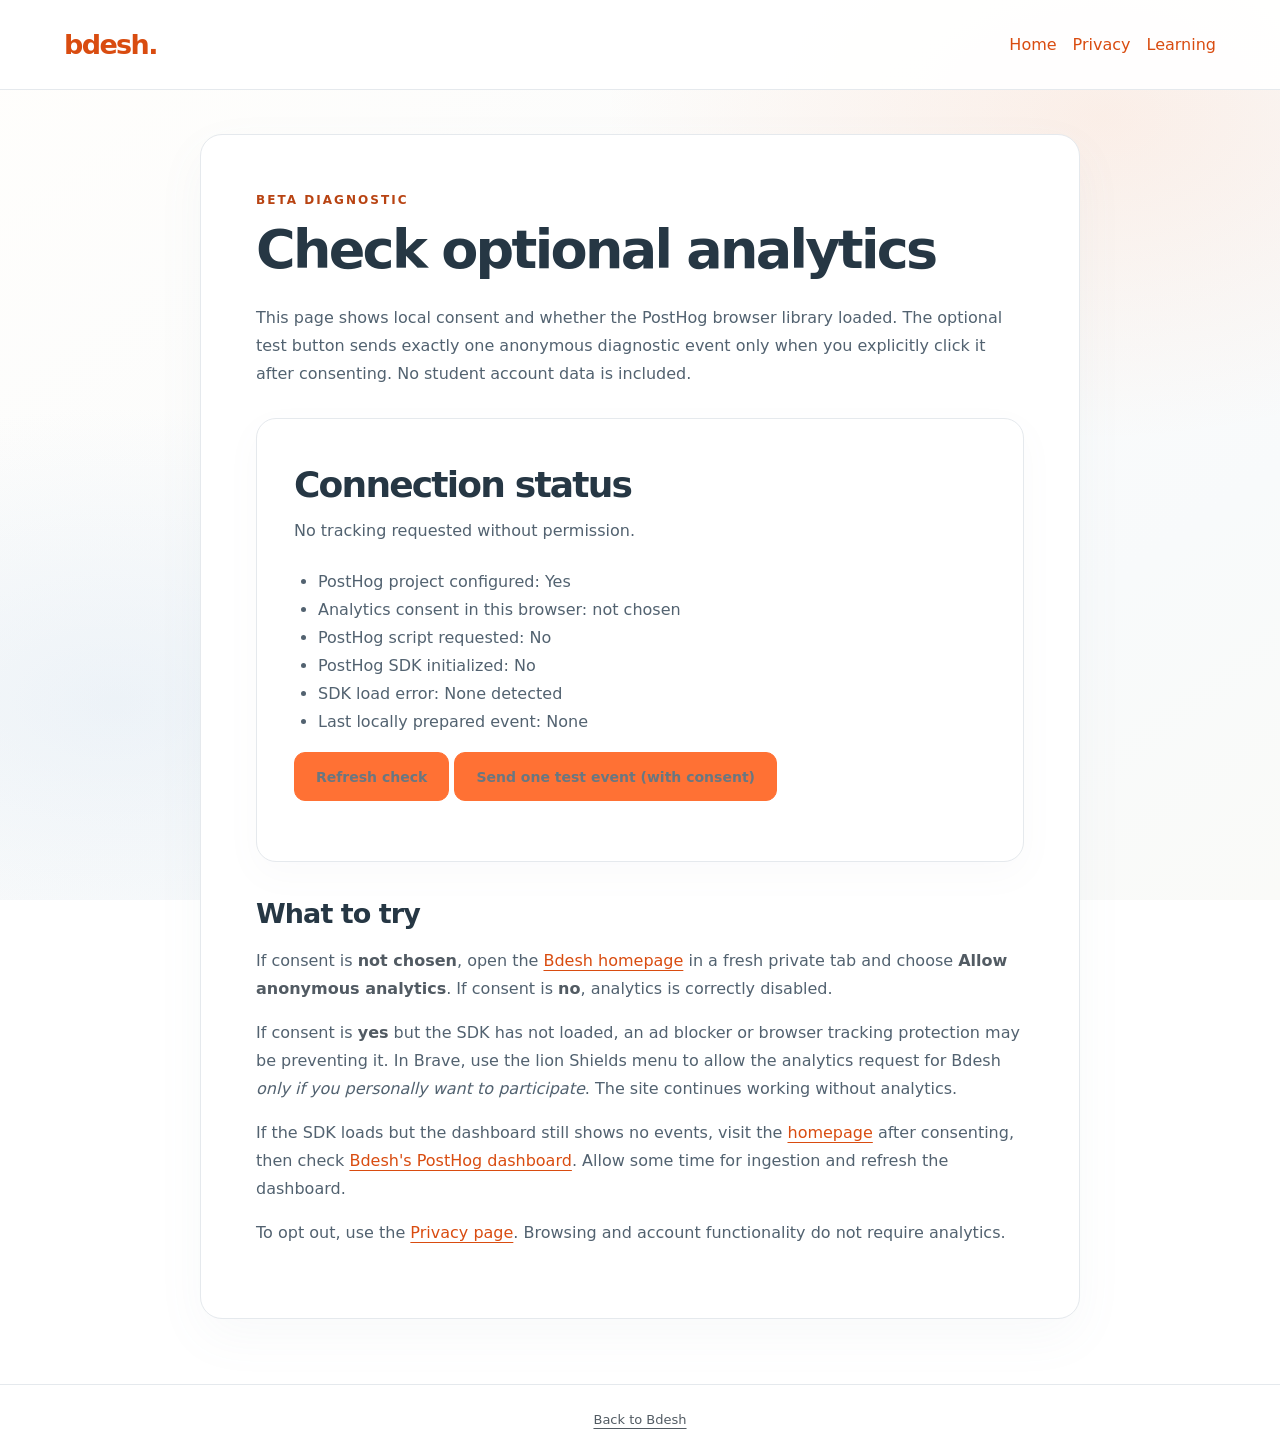
<file: analytics-check.html>
<!doctype html><html lang="en"><head><meta charset="utf-8"><meta name="viewport" content="width=device-width,initial-scale=1"><meta name="robots" content="noindex,nofollow"><title>Analytics connection check · Bdesh</title><link rel="stylesheet" href="/legal.css?v=7"><link rel="stylesheet" href="/cream-theme.css?v=10"><link rel="stylesheet" href="/layout-polish.css?v=10"></head><body><header><a class="brand" href="/">bdesh.</a><nav><a href="/">Home</a><a href="/privacy.html">Privacy</a><a href="/learn.html">Learning</a></nav></header><main><div class="eyebrow">BETA DIAGNOSTIC</div><h1>Check optional analytics</h1><p>This page shows local consent and whether the PostHog browser library loaded. The optional test button sends exactly one anonymous diagnostic event only when you explicitly click it after consenting. No student account data is included.</p><section class="feedback-panel"><h2>Connection status</h2><p id="analytics-diagnostic-status" role="status" aria-live="polite">Checking…</p><ul id="analytics-diagnostic-list"></ul><button type="button" class="action" id="analytics-diagnostic-refresh">Refresh check</button> <button type="button" class="action" id="analytics-diagnostic-ping">Send one test event (with consent)</button><p id="analytics-test-result" role="status" aria-live="polite"></p></section><h2>What to try</h2><p>If consent is <strong>not chosen</strong>, open the <a href="/">Bdesh homepage</a> in a fresh private tab and choose <strong>Allow anonymous analytics</strong>. If consent is <strong>no</strong>, analytics is correctly disabled.</p><p>If consent is <strong>yes</strong> but the SDK has not loaded, an ad blocker or browser tracking protection may be preventing it. In Brave, use the lion Shields menu to allow the analytics request for Bdesh <em>only if you personally want to participate</em>. The site continues working without analytics.</p><p>If the SDK loads but the dashboard still shows no events, visit the <a href="/">homepage</a> after consenting, then check <a href="https://us.posthog.com/project/705719/dashboard/2299279" target="_blank" rel="noopener noreferrer">Bdesh's PostHog dashboard</a>. Allow some time for ingestion and refresh the dashboard.</p><p>To opt out, use the <a href="/privacy.html">Privacy page</a>. Browsing and account functionality do not require analytics.</p></main><footer><a href="/">Back to Bdesh</a></footer><script src="/analytics-config.js?v=2" defer></script><script src="/analytics.js?v=3" defer></script><script defer>document.addEventListener('DOMContentLoaded',()=>{const status=document.getElementById('analytics-diagnostic-status'),list=document.getElementById('analytics-diagnostic-list');function refresh(){const info=window.bdeshAnalyticsDiagnostics?.();list.replaceChildren();if(!info){status.textContent='Diagnostic code could not load. Refresh the page.';return}const entries=[['PostHog project configured',info.configured?'Yes':'No'],['Analytics consent in this browser',info.consent],['PostHog script requested',info.sdkRequested?'Yes':'No'],['PostHog SDK initialized',info.sdkLoaded?'Yes':'No'],['SDK load error',info.sdkError||'None detected'],['Last locally prepared event',info.lastCapture||'None']];for(const [key,value] of entries){const li=document.createElement('li');li.textContent=key+': '+value;list.append(li)}status.textContent=info.sdkError?'SDK loading failed or was blocked. See instructions below.':info.consent!=='yes'?'No tracking requested without permission.':info.sdkLoaded?'SDK loaded; check the PostHog event dashboard.':'SDK not loaded yet. Retry after a moment or check browser protection.'}document.getElementById('analytics-diagnostic-refresh').addEventListener('click',refresh);
 document.getElementById('analytics-diagnostic-ping').addEventListener('click',()=>{
  const result=window.bdeshAnalyticsTestEvent?.()||{ok:false,reason:'Diagnostic function unavailable'};
  document.getElementById('analytics-test-result').textContent=result.reason;
  refresh();
 });
 refresh()})</script></body></html>
</file>
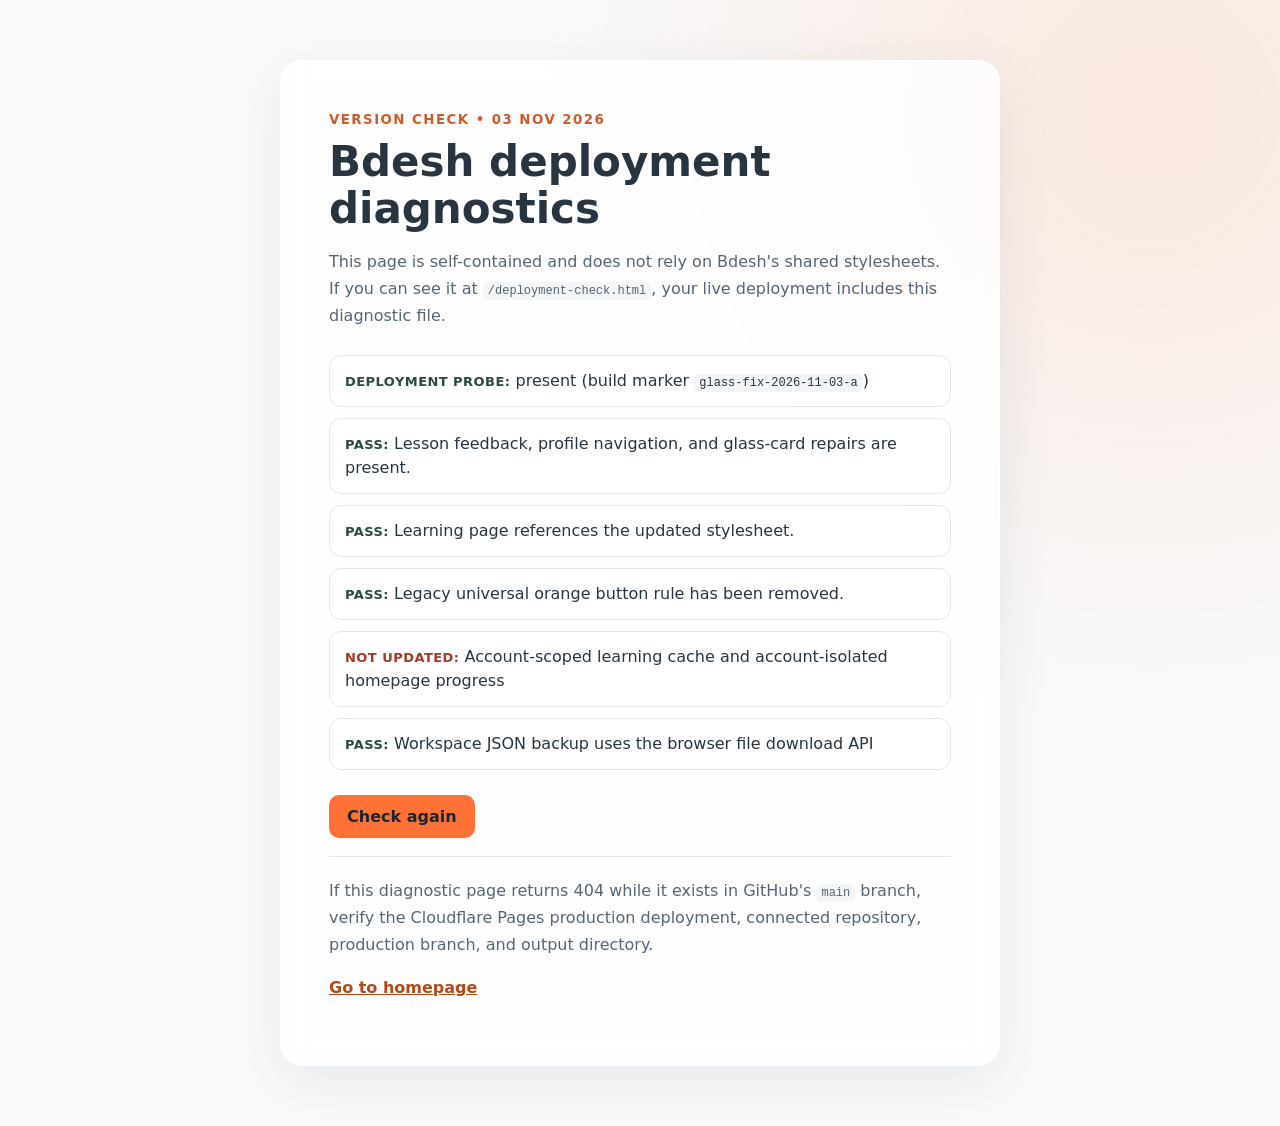
<file: deployment-check.html>
<!doctype html>
<html lang="en">
<head><meta charset="utf-8"><meta name="viewport" content="width=device-width, initial-scale=1">
<title>Bdesh deployment check</title>
<style>
:root{font-family:system-ui,-apple-system,Segoe UI,Arial,sans-serif;color:#283541;background:#f9fafb}
*{box-sizing:border-box}body{margin:0;min-height:100vh;background:radial-gradient(circle at 90% 10%,rgba(255,124,60,.14),transparent 40%),#f9fafb;padding:clamp(20px,5vw,60px)}
main{max-width:720px;margin:auto;background:rgba(255,255,255,.82);border:1px solid #fff;border-radius:22px;padding:clamp(22px,5vw,48px);box-shadow:0 16px 55px rgba(30,55,75,.09);backdrop-filter:blur(14px)}
small{color:#d05a2b;letter-spacing:.11em;font-weight:750;text-transform:uppercase}h1{margin:10px 0 12px;font-size:clamp(28px,5vw,42px);line-height:1.12}p{color:#566575;line-height:1.7}ul{list-style:none;margin:25px 0;padding:0;display:grid;gap:11px}li{padding:13px 15px;border:1px solid #e0e6ea;border-radius:12px;background:rgba(255,255,255,.8);line-height:1.5}b{font-size:13px;text-transform:uppercase;letter-spacing:.035em;color:#284c3d}.fail b{color:#a13b27}.pending b{color:#637180}code{font-size:12px;background:#f3f5f6;border-radius:5px;padding:2px 5px;overflow-wrap:anywhere}.hint{margin-top:18px;padding-top:20px;border-top:1px solid #e2e7eb}a{color:#b74918;font-weight:700}button{font:inherit;cursor:pointer;border:0;background:#ff7134;color:#172631;font-weight:700;padding:12px 18px;border-radius:10px}
</style></head>
<body><main>
<small>Version check • 03 Nov 2026</small><h1>Bdesh deployment diagnostics</h1>
<p>This page is self-contained and does not rely on Bdesh's shared stylesheets. If you can see it at <code>/deployment-check.html</code>, your live deployment includes this diagnostic file.</p>
<ul>
<li><b>Deployment probe:</b> present (build marker <code>glass-fix-2026-11-03-a</code>)</li>
<li id="css" class="pending"><b>CSS:</b> checking published files…</li>
<li id="html" class="pending"><b>HTML:</b> checking published pages…</li>
<li id="repair" class="pending"><b>Button reset:</b> checking published repair rules…</li>
<li id="privacy" class="pending"><b>Account isolation:</b> checking published learning and homepage scripts…</li>
<li id="export" class="pending"><b>Workspace backup:</b> checking export code…</li>
</ul>
<button id="retry" type="button">Check again</button>
<p class="hint" id="advice">If this diagnostic page returns 404 while it exists in GitHub's <code>main</code> branch, verify the Cloudflare Pages production deployment, connected repository, production branch, and output directory.</p>
<p><a href="/">Go to homepage</a></p>
</main>
<script>
const tag=(id,pass,message)=>{const el=document.getElementById(id);el.className=pass?'pass':'fail';el.innerHTML='<b>'+(pass?'PASS':'NOT UPDATED')+':</b> '+message;};
async function fetchText(path){const r=await fetch(path+(path.includes('?')?'&':'?')+'test='+Date.now(),{cache:'no-store'});if(!r.ok)throw new Error('HTTP '+r.status+' for '+path);return await r.text();}
async function check(){
for(const id of ['css','html','repair','privacy','export']){document.getElementById(id).className='pending';document.getElementById(id).textContent='Checking…';}
try{const css=await fetchText('/layout-polish.css');tag('css',css.includes('#check-feedback.check-feedback')&&css.includes('#profile-app #profile-nav button:not(.active):hover'),'Lesson feedback, profile navigation, and glass-card repairs'+(css.includes('#check-feedback.check-feedback')?' are present.':' are not in live CSS.'));}catch(e){tag('css',false,e.message);}
try{const html=await fetchText('/learn.html');tag('html',html.includes('layout-polish.css?v=10'),'Learning page '+(html.includes('layout-polish.css?v=10')?'references the updated stylesheet.':'still references an older stylesheet.'));}catch(e){tag('html',false,e.message);}
try{const css=await fetchText('/glass-repair.css');tag('repair',!css.includes('body button,\nbody [role="button"]'),'Legacy universal orange button rule '+(!css.includes('body button,\nbody [role="button"]')?'has been removed.':'is still served.'));}catch(e){tag('repair',false,e.message);}
try{
 const [learn,home]=await Promise.all([fetchText('/learn.js'),fetchText('/homepage-journey.js')]);
 tag('privacy',learn.includes('bdesh-learning-v1-user-')&&home.includes('generation!==request'),'Account-scoped learning cache and account-isolated homepage progress');
}catch(e){tag('privacy',false,e.message)}
try{
 const workspace=await fetchText('/workspace.js');
 tag('export',workspace.includes('window.URL.createObjectURL(blob)'),'Workspace JSON backup uses the browser file download API');
}catch(e){tag('export',false,e.message)}
}
document.getElementById('retry').addEventListener('click',check);check();
</script></body></html>
</file>
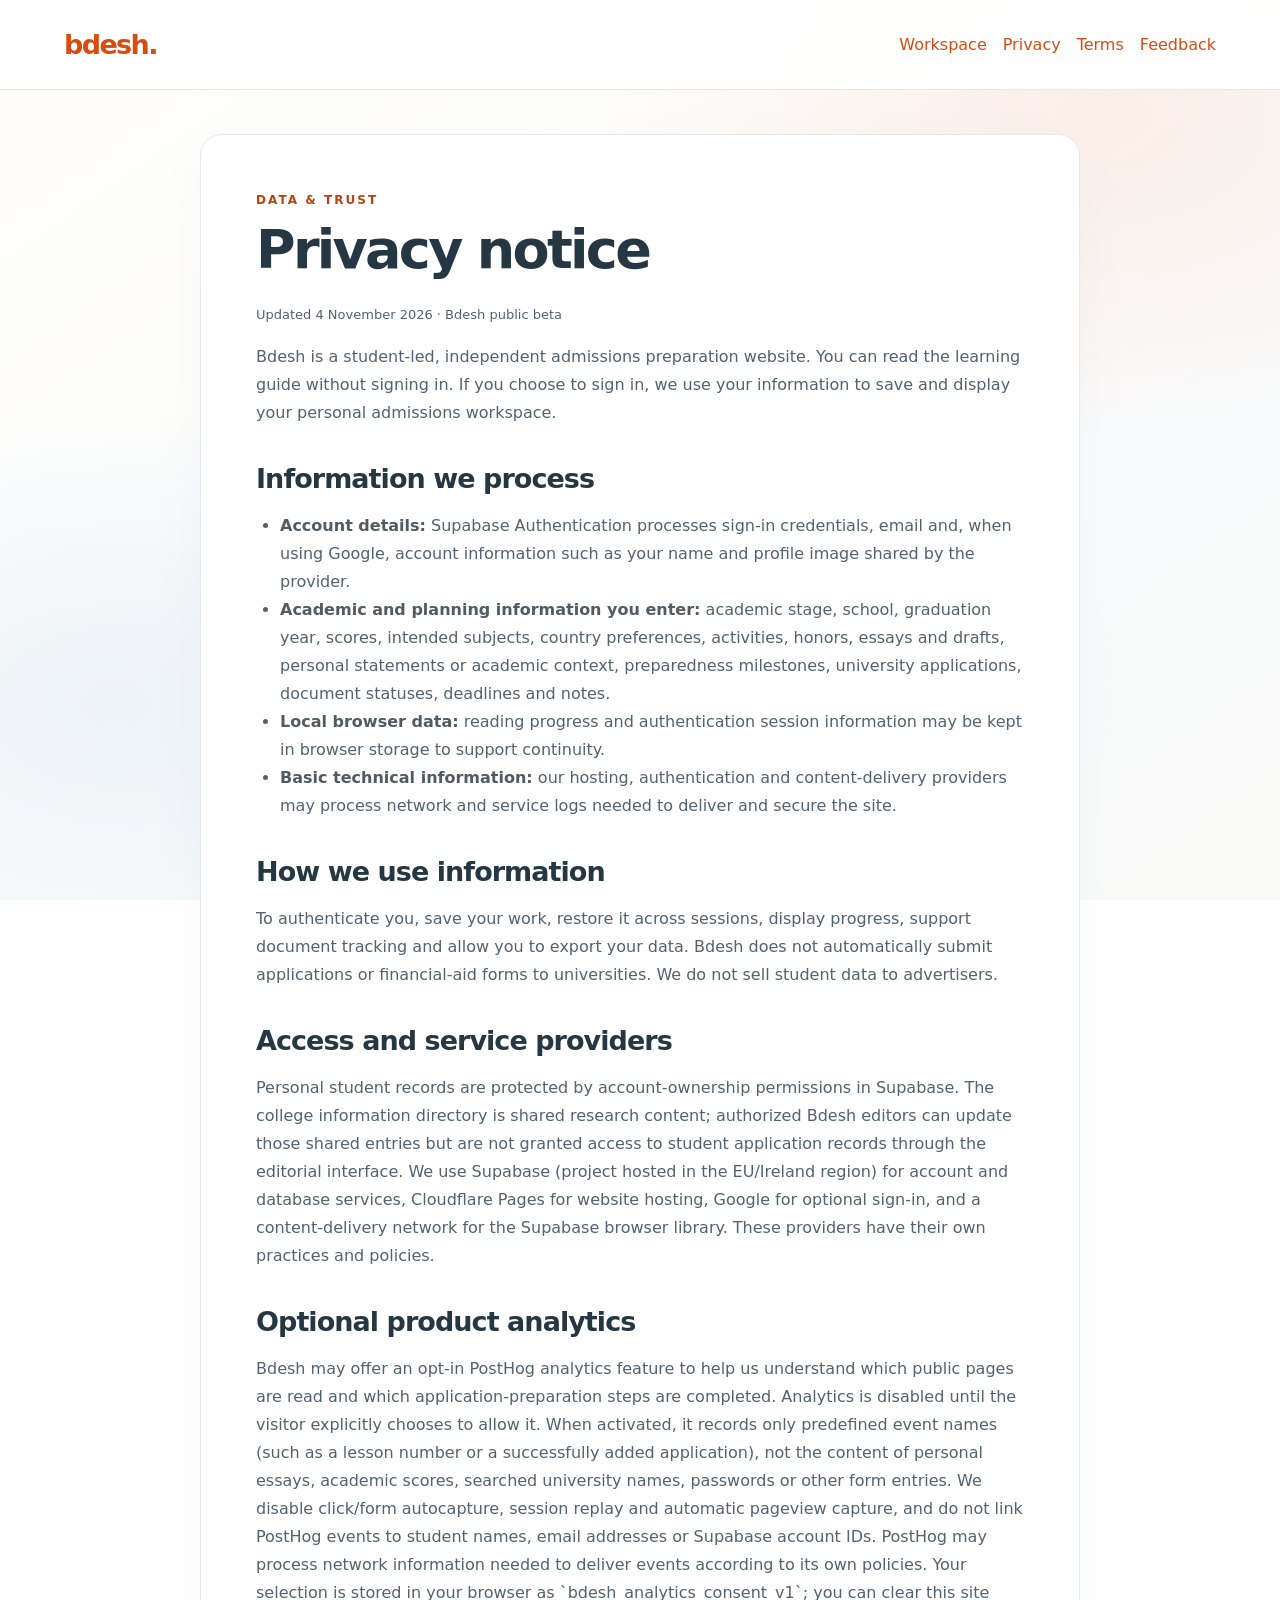
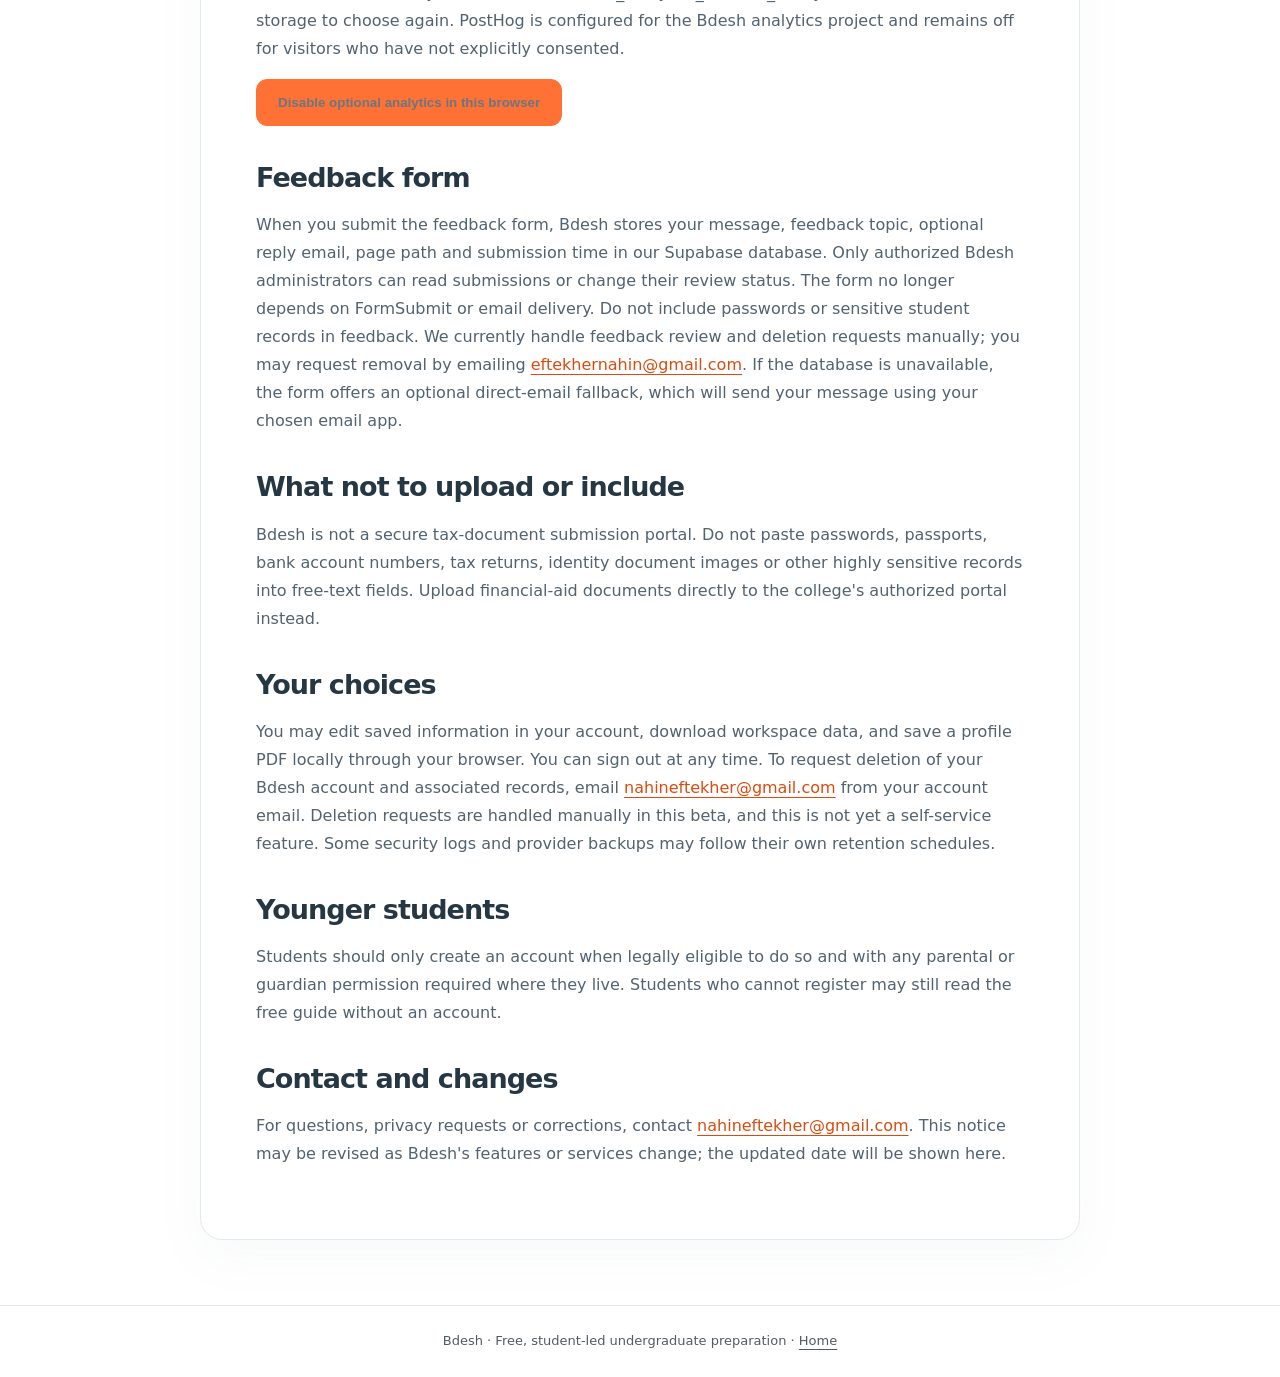
<file: privacy.html>
<!doctype html><html lang="en"><head><meta charset="utf-8"><meta name="viewport" content="width=device-width,initial-scale=1"><meta name="description" content="Bdesh Privacy notice — student-led undergraduate admissions preparation"><title>Privacy notice · Bdesh</title><link rel="stylesheet" href="/legal.css?v=7"><link rel="stylesheet" href="/cream-theme.css?v=10"><link rel="stylesheet" href="/layout-polish.css?v=10"></head><body><header><a class="brand" href="/">bdesh.</a><nav aria-label="Related pages"><a href="/workspace.html">Workspace</a><a href="/privacy.html">Privacy</a><a href="/terms.html">Terms</a><a href="/feedback.html">Feedback</a></nav></header><main><div class="eyebrow">DATA & TRUST</div><h1>Privacy notice</h1><p class="fine">Updated 4 November 2026 · Bdesh public beta</p><p>Bdesh is a student-led, independent admissions preparation website. You can read the learning guide without signing in. If you choose to sign in, we use your information to save and display your personal admissions workspace.</p><h2>Information we process</h2><ul><li><strong>Account details:</strong> Supabase Authentication processes sign-in credentials, email and, when using Google, account information such as your name and profile image shared by the provider.</li><li><strong>Academic and planning information you enter:</strong> academic stage, school, graduation year, scores, intended subjects, country preferences, activities, honors, essays and drafts, personal statements or academic context, preparedness milestones, university applications, document statuses, deadlines and notes.</li><li><strong>Local browser data:</strong> reading progress and authentication session information may be kept in browser storage to support continuity.</li><li><strong>Basic technical information:</strong> our hosting, authentication and content-delivery providers may process network and service logs needed to deliver and secure the site.</li></ul><h2>How we use information</h2><p>To authenticate you, save your work, restore it across sessions, display progress, support document tracking and allow you to export your data. Bdesh does not automatically submit applications or financial-aid forms to universities. We do not sell student data to advertisers.</p><h2>Access and service providers</h2><p>Personal student records are protected by account-ownership permissions in Supabase. The college information directory is shared research content; authorized Bdesh editors can update those shared entries but are not granted access to student application records through the editorial interface. We use Supabase (project hosted in the EU/Ireland region) for account and database services, Cloudflare Pages for website hosting, Google for optional sign-in, and a content-delivery network for the Supabase browser library. These providers have their own practices and policies.</p><h2>Optional product analytics</h2><p>Bdesh may offer an opt-in PostHog analytics feature to help us understand which public pages are read and which application-preparation steps are completed. Analytics is disabled until the visitor explicitly chooses to allow it. When activated, it records only predefined event names (such as a lesson number or a successfully added application), not the content of personal essays, academic scores, searched university names, passwords or other form entries. We disable click/form autocapture, session replay and automatic pageview capture, and do not link PostHog events to student names, email addresses or Supabase account IDs. PostHog may process network information needed to deliver events according to its own policies. Your selection is stored in your browser as `bdesh_analytics_consent_v1`; you can clear this site storage to choose again. PostHog is configured for the Bdesh analytics project and remains off for visitors who have not explicitly consented.</p><p><button type="button" id="disable-anonymous-analytics" class="action">Disable optional analytics in this browser</button> <span id="analytics-choice-status" role="status" aria-live="polite"></span></p><h2>Feedback form</h2><p>When you submit the feedback form, Bdesh stores your message, feedback topic, optional reply email, page path and submission time in our Supabase database. Only authorized Bdesh administrators can read submissions or change their review status. The form no longer depends on FormSubmit or email delivery. Do not include passwords or sensitive student records in feedback. We currently handle feedback review and deletion requests manually; you may request removal by emailing <a href="mailto:eftekhernahin@gmail.com?subject=Bdesh%20feedback%20removal">eftekhernahin@gmail.com</a>. If the database is unavailable, the form offers an optional direct-email fallback, which will send your message using your chosen email app.</p><h2>What not to upload or include</h2><p>Bdesh is not a secure tax-document submission portal. Do not paste passwords, passports, bank account numbers, tax returns, identity document images or other highly sensitive records into free-text fields. Upload financial-aid documents directly to the college's authorized portal instead.</p><h2>Your choices</h2><p>You may edit saved information in your account, download workspace data, and save a profile PDF locally through your browser. You can sign out at any time. To request deletion of your Bdesh account and associated records, email <a href="mailto:nahineftekher@gmail.com?subject=Bdesh%20account%20deletion">nahineftekher@gmail.com</a> from your account email. Deletion requests are handled manually in this beta, and this is not yet a self-service feature. Some security logs and provider backups may follow their own retention schedules.</p><h2>Younger students</h2><p>Students should only create an account when legally eligible to do so and with any parental or guardian permission required where they live. Students who cannot register may still read the free guide without an account.</p><h2>Contact and changes</h2><p>For questions, privacy requests or corrections, contact <a href="mailto:nahineftekher@gmail.com?subject=Bdesh%20privacy%20question">nahineftekher@gmail.com</a>. This notice may be revised as Bdesh's features or services change; the updated date will be shown here.</p></main><footer>Bdesh · Free, student-led undergraduate preparation · <a href="/">Home</a></footer><script>document.getElementById('disable-anonymous-analytics').addEventListener('click',()=>{try{localStorage.setItem('bdesh_analytics_consent_v1','no');document.getElementById('analytics-choice-status').textContent='Optional analytics disabled for this browser.';}catch{document.getElementById('analytics-choice-status').textContent='Browser storage unavailable. Check your browser privacy settings.';}});</script></body></html>
</file>
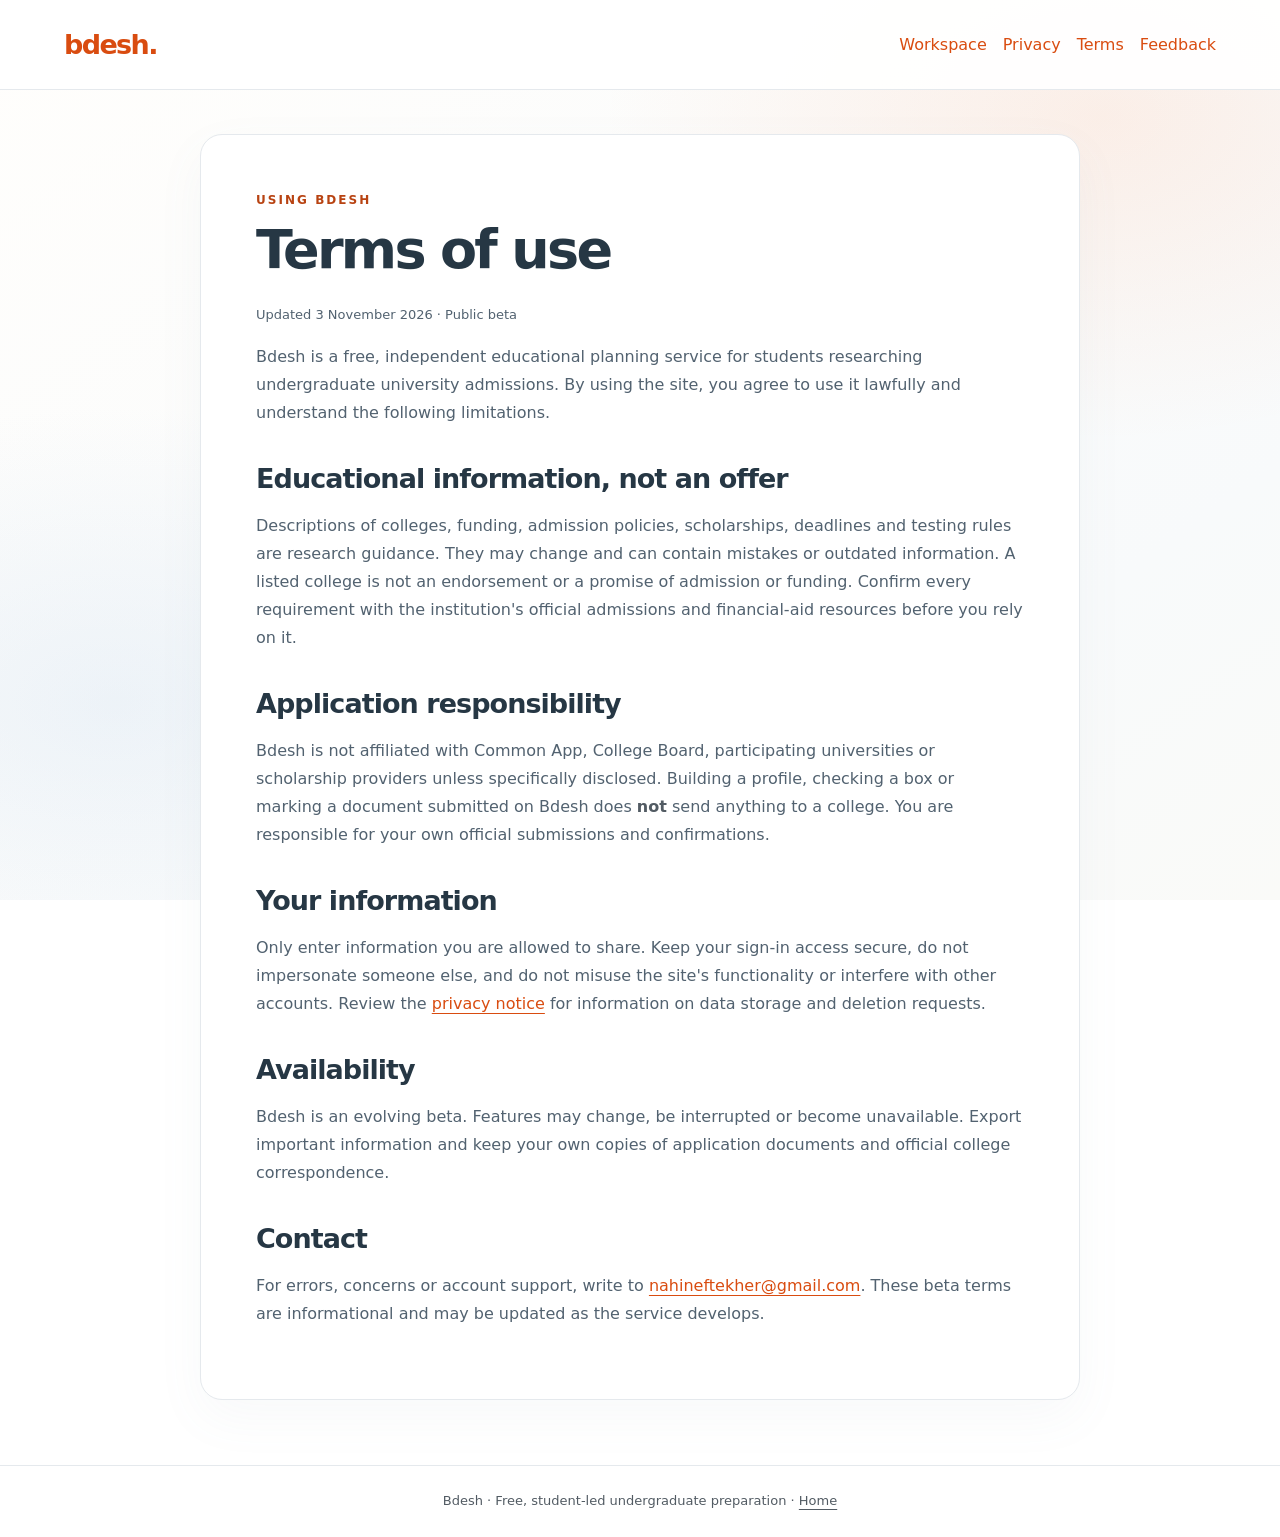
<file: terms.html>
<!doctype html><html lang="en"><head><meta charset="utf-8"><meta name="viewport" content="width=device-width,initial-scale=1"><meta name="description" content="Bdesh Terms of use — student-led undergraduate admissions preparation"><title>Terms of use · Bdesh</title><link rel="stylesheet" href="/legal.css?v=7"><link rel="stylesheet" href="/cream-theme.css?v=10"><link rel="stylesheet" href="/layout-polish.css?v=10"></head><body><header><a class="brand" href="/">bdesh.</a><nav aria-label="Related pages"><a href="/workspace.html">Workspace</a><a href="/privacy.html">Privacy</a><a href="/terms.html">Terms</a><a href="/feedback.html">Feedback</a></nav></header><main><div class="eyebrow">USING BDESH</div><h1>Terms of use</h1><p class="fine">Updated 3 November 2026 · Public beta</p><p>Bdesh is a free, independent educational planning service for students researching undergraduate university admissions. By using the site, you agree to use it lawfully and understand the following limitations.</p><h2>Educational information, not an offer</h2><p>Descriptions of colleges, funding, admission policies, scholarships, deadlines and testing rules are research guidance. They may change and can contain mistakes or outdated information. A listed college is not an endorsement or a promise of admission or funding. Confirm every requirement with the institution's official admissions and financial-aid resources before you rely on it.</p><h2>Application responsibility</h2><p>Bdesh is not affiliated with Common App, College Board, participating universities or scholarship providers unless specifically disclosed. Building a profile, checking a box or marking a document submitted on Bdesh does <strong>not</strong> send anything to a college. You are responsible for your own official submissions and confirmations.</p><h2>Your information</h2><p>Only enter information you are allowed to share. Keep your sign-in access secure, do not impersonate someone else, and do not misuse the site's functionality or interfere with other accounts. Review the <a href="/privacy.html">privacy notice</a> for information on data storage and deletion requests.</p><h2>Availability</h2><p>Bdesh is an evolving beta. Features may change, be interrupted or become unavailable. Export important information and keep your own copies of application documents and official college correspondence.</p><h2>Contact</h2><p>For errors, concerns or account support, write to <a href="mailto:nahineftekher@gmail.com?subject=Bdesh%20support">nahineftekher@gmail.com</a>. These beta terms are informational and may be updated as the service develops.</p></main><footer>Bdesh · Free, student-led undergraduate preparation · <a href="/">Home</a></footer></body></html>
</file>
<file: legal.css>
/* Bdesh legal, privacy and feedback pages — cream / sunset orange. */
:root{color-scheme:light;--page:#FAFAF9;--surface:#FFFFFF;--stroke:#E5E9ED;--ink:#55616a;--muted:#737d85;--orange:#FF7134;--peach:#FFF5F0}
*{box-sizing:border-box}
html{font-family:system-ui,-apple-system,Segoe UI,sans-serif}
body{margin:0;min-height:100vh;line-height:1.75;color:var(--ink);background:radial-gradient(ellipse at 84% 0%,rgba(255,113,52,0.022),transparent 48%),var(--page)}
header{display:flex;align-items:center;justify-content:space-between;gap:16px;padding:21px clamp(20px,5vw,70px);border-bottom:1px solid var(--stroke);background:rgba(255,255,255,.96)}
header .brand{font-size:27px;font-weight:800;letter-spacing:-.06em;text-decoration:none;color:var(--ink)}
header nav{display:flex;gap:16px;flex-wrap:wrap}
a{color:#D94C10;text-underline-offset:4px}
header a{text-decoration:none}header nav a:hover{text-decoration:underline}
main{width:min(100% - 30px,880px);margin:44px auto 65px;padding:clamp(24px,5vw,55px);background:var(--surface);border:1px solid var(--stroke);border-radius:22px;box-shadow:0 18px 50px rgba(125,139,149,.05);min-width:0}
h1,h2{color:var(--ink);overflow-wrap:anywhere}
h1{font-size:clamp(34px,5vw,54px);letter-spacing:-.05em;line-height:1.13;margin:8px 0 24px}
h2{font-size:clamp(21px,3vw,27px);margin:34px 0 10px;letter-spacing:-.035em;line-height:1.3}
p,li{color:var(--muted);font-size:16px;overflow-wrap:anywhere}ul{padding-left:24px}
.eyebrow{font-size:12px;letter-spacing:.17em;color:#D94C10;font-weight:800}
.fine{font-size:13px;color:var(--muted)}
footer{padding:24px;text-align:center;color:var(--muted);font-size:13px;border-top:1px solid var(--stroke);background:#FFFFFF}
.action{display:inline-flex;align-items:center;justify-content:center;gap:8px;max-width:100%;min-height:47px;padding:12px 21px;border-radius:11px;background:var(--orange);color:#697781;text-decoration:none;font-weight:800;border:1px solid var(--orange);white-space:normal;text-align:center;line-height:1.45}
.action:hover{background:#FFF5F0;color:#697781}
.notice{background:#FFF5F0;border:1px solid #E5E9ED;border-radius:12px;padding:17px 20px;color:var(--muted)}
a:focus-visible,button:focus-visible,input:focus-visible,select:focus-visible,textarea:focus-visible{outline:3px solid #FFD9C9;outline-offset:3px}
@media(max-width:600px){header{flex-direction:column;align-items:flex-start}main{margin:17px auto 38px}}
/* Dedicated feedback form — same neutral surfaces and orange accents. */
.feedback-panel{margin:30px 0 20px;padding:clamp(23px,4vw,37px);background:#FFFFFF;border:1px solid var(--stroke);border-radius:20px;box-shadow:0 12px 35px rgba(125,139,149,.04);min-width:0}
.feedback-panel h2{margin:6px 0 8px;font-size:clamp(26px,3vw,36px);letter-spacing:-.05em;color:var(--ink)}
.feedback-panel>p{margin:0 0 23px;color:var(--muted)}
.feedback-panel form{display:grid;gap:21px}
.feedback-panel .form-row{display:grid;grid-template-columns:repeat(2,minmax(0,1fr));gap:20px}
.feedback-panel label{display:flex;flex-direction:column;gap:9px;min-width:0;font-size:14px;color:#5d686f;font-weight:700;line-height:1.5}
.feedback-panel input:not(.feedback-honeypot),.feedback-panel select,.feedback-panel textarea{display:block;width:100%;max-width:100%;min-width:0;padding:14px 16px;min-height:51px;border:1px solid #E5E9ED;border-radius:11px;background:#FFFFFF;color:var(--ink);font:500 15px/1.55 system-ui,-apple-system,Segoe UI,sans-serif;box-sizing:border-box}
.feedback-panel textarea{min-height:185px;resize:vertical;overflow-wrap:anywhere}
.feedback-panel textarea::placeholder,.feedback-panel input::placeholder{color:#919ba2;opacity:1}
.feedback-panel select option{background:#FFFFFF;color:var(--ink)}
.feedback-panel button.action{cursor:pointer;min-height:49px;font:800 14px system-ui,-apple-system,Segoe UI,sans-serif}
.feedback-panel button.action:disabled{cursor:progress;opacity:.74}
.feedback-panel .feedback-actions{display:flex;gap:17px;flex-wrap:wrap;align-items:center}
.feedback-panel #feedback-status{flex:1 1 235px;min-width:0;color:var(--muted);font-size:13px;line-height:1.65;overflow-wrap:anywhere}
.feedback-panel #feedback-status[data-state="success"]{color:#D94C10}
.feedback-panel #feedback-status[data-state="error"]{color:#B54742}
.feedback-panel #feedback-status[data-state="activation"]{color:#D94C10}
.feedback-panel .feedback-honeypot{position:absolute!important;left:-10000px!important;top:auto!important;width:1px!important;height:1px!important;opacity:0!important;pointer-events:none!important}
.feedback-panel .fine{font-size:13px;color:var(--muted);line-height:1.7;margin:0}
@media(max-width:640px){.feedback-panel{padding:22px 18px}.feedback-panel .form-row{grid-template-columns:1fr}.feedback-panel .feedback-actions{align-items:stretch}.feedback-panel .feedback-actions button{width:100%}}
</file>
<file: cream-theme.css>
/* Bdesh — Cream Editorial Theme v1
   Standalone palette layer; remove its <link> to revert without touching behavior.
   Load after the existing stylesheets. */
:root{
  color-scheme:light;
  --ink:#525B63;--secondary:#6A737A;--cream:#FAFAF9;--paper:#FFFFFF;
  --mint:#FFF5F0;--line:#E5E9ED;--accent:#FF7134;
  --forest-text:#525B63;--forest-muted:#6A737A;--forest-edge:#E5E9ED;
  --reading-ink:#525B63;--reading-muted:#6A737A;--reading-border:#E5E9ED;
  --glass:#FFFFFF;--frost-bg:#FAFAF9;--frost-brd:#FFF5F0;
  --editorial-rule:#E5E9ED;--muted:#6A737A;
}
html,body{background:#FFFFFF!important;color:#525B63!important;color-scheme:light}
body{
  background:radial-gradient(ellipse at 85% 5%,rgba(252,251,249,.18),transparent 42%),
  linear-gradient(160deg,#FFFFFF 0%,#FFFFFF 55%,#FFFFFF 100%)!important;
  background-attachment:fixed!important;
}
body :is(p,li,small,label,dt,dd){color:#6A737A!important}
body :is(h1,h2,h3,h4,h5,h6,strong,b){color:#525B63!important}
body :is(.eyebrow,.kicker,.chapter-id,.reading-time,.journey-tag,.section-label){color:#D94C10!important}
body a{color:#525B63!important}
body :is(.nav,.topbar,.site-header,.top,.early){
  background:rgba(255,255,255,.96)!important;color:#525B63!important;
  border-color:#E5E9ED!important;box-shadow:0 4px 22px rgba(95,106,115,.05)!important;
  backdrop-filter:blur(15px)!important;
}
body :is(.nav,.topbar,.site-header,.top) :is(a,span,strong,button,#session-status,#account-name){color:#525B63!important}
body :is(.side,.sidebar,.curriculum){
  background:#FFFFFF!important;border-color:#E5E9ED!important;
  color:#525B63!important;box-shadow:none!important;
}
body :is(.main,.reader,.profile-main,.layout,.shell,.lesson-shell){background:transparent!important;color:#525B63!important}
body :is(.hero,.hero-copy){color:#525B63!important}
body .hero{
  background:radial-gradient(ellipse at 83% 16%,rgba(252,251,249,.24),transparent 42%),
    linear-gradient(122deg,#FFFFFF 0%,#FFFFFF 47%,#FFFFFF 100%)!important;
  border:1px solid #E5E9ED!important;
  box-shadow:0 22px 65px rgba(95,106,115,.09)!important;
}
body .hero-copy{background:rgba(255,255,255,.82)!important;border:1px solid #E5E9ED!important;box-shadow:0 12px 35px rgba(95,106,115,.04)!important}
body .hero :is(h1,h1 em,.hero-kicker,.eyebrow,.hero-caption,.hero-note,.hero-note span,p){color:#525B63!important}
body .hero .hero-copy>p{color:#525B63!important}
body .hero .primary-cta{background:#FF7134!important;color:#697781!important;border:1px solid #525B63!important}
body .hero .primary-cta:hover{background:#ED5B22!important;color:#697781!important}
body .hero .textlink{color:#6A737A!important}
body .home-flow-head{
  background:#FFFFFF!important;border:1px solid #E5E9ED!important;
  box-shadow:0 8px 28px rgba(95,106,115,.045)!important;
}
body .home-flow-head :is(h2,h2 em,p,span,small,strong){color:#525B63!important}
body .journey-detail,
body .journey-step:nth-child(3n+2) .journey-detail,
body .journey-step:nth-child(3n) .journey-detail{
  background:#FFFFFF!important;border:1px solid #E5E9ED!important;
  box-shadow:0 8px 28px rgba(95,106,115,.045)!important;
}
body .journey-detail :is(h3,p,.journey-tag,.journey-foot,span){color:#525B63!important}
body .journey-detail p,body .journey-detail .journey-foot{color:#6A737A!important}
body .journey-node{background:#FFFFFF!important;color:#525B63!important;border:1px solid #E5E9ED!important}
body .journey-arrow{color:#D94C10!important}
body :is(.journey-ring,.journey-ring-inner){background:#FFFFFF!important;color:#525B63!important;border-color:#E5E9ED!important}
body :is(.journey-progress p,.journey-progress small,.journey-progress strong){color:#525B63!important}
body .home-flow .journey-detail a.journey-link{
  background:#FFFFFF!important;border:1px solid #E5E9ED!important;
  color:#525B63!important;border-radius:12px!important;
}
body .home-flow .journey-detail a.journey-link:hover,
body .home-flow .journey-detail a.journey-link:focus-visible{
  background:#FFFFFF!important;border-color:#E5E9ED!important;color:#525B63!important;
}
body :is(.learn-first,.intro,.action-plan,.deadline-center,.research-card,.application-card,.college-search,.auth-card,.review-card,.profile-panel,.entry-card,.knowledge-check,.reading-top,.aside-progress,.paper-form,.add-app,.profile-form,.editor-form,.editor-list,.editor-history,.editor-layout,.notice,.empty,.section-hint,.review-summary,.followup-tracker,.deadline-entry,.followup-item,.date-editor,.research-controls,.application-board-tools,.college-lookup-card,.sign-in-wall,.reading-intro,.reading-progress,.chapter-card,.lesson-content,.reading-section,.editor-notice){
  background:#FFF5F0!important;border-color:#E5E9ED!important;color:#525B63!important;
  box-shadow:0 8px 28px rgba(95,106,115,.035)!important;
}
body :is(.milestone,.journey-illustration,.application-example,.example-top,.example-row,.takeaway,.reading-intro,.research-caution,.entry-head,.entry-empty,.overview-illustration,.section-hint,.followup-form,.followup-item,.date-editor,.sync,.lesson-content .takeaway,.lesson-content .example,.lesson-content .application-flow){
  background:#FFF5F0!important;border:1px solid #E5E9ED!important;color:#525B63!important;
}
body :is(.milestone,.journey-illustration,.application-example,.example-top,.example-row,.takeaway,.reading-intro,.research-caution,.entry-head,.entry-empty,.overview-illustration,.section-hint,.followup-form,.followup-item,.date-editor,.paper-form,.add-app,.sync) :is(p,span,small,strong,b,em,h2,h3,h4,label,a,li),
body .lesson-content :is(.takeaway,.lesson-takeaway,.callout,.idea,.key-idea,.tip,.lesson-note,.highlight,.summary-box,.lesson-flow,.lesson-steps,.guide-card,blockquote,.example-row,.application-flow),
body .lesson-content :is(.takeaway,.lesson-takeaway,.callout,.idea,.key-idea,.tip,.lesson-note,.highlight,.summary-box,.lesson-flow,.lesson-steps,.guide-card,blockquote,.example-row,.application-flow) :is(p,span,strong,b,em,h2,h3,li){
  color:#525B63!important;
}
body .lesson-content :is(.takeaway,.lesson-takeaway,.callout,.idea,.key-idea,.tip,.lesson-note,.highlight,.summary-box,.lesson-flow,.lesson-steps,.guide-card,blockquote,.example-row,.application-flow){
  background:#FFF5F0!important;border-color:#E5E9ED!important;
}
body .lesson-content :is(p,li){color:#6A737A!important}
body .lesson-content :is(h1,h2,h3,strong){color:#525B63!important}
body .lesson-content .reading-section :is(h2,p){color:#525B63!important}
body .lesson-content .reading-section-num{color:#D94C10!important}
body .lesson-content .takeaway-label{color:#6A737A!important}
body :is(.metrics>div,.deadline-summary>div,.workspace-steps,.workspace-steps a,.profile-summary,.review-summary>div){
  background:#FFFFFF!important;border:1px solid #E5E9ED!important;
  box-shadow:none!important;
}
body :is(.metrics strong,.deadline-summary strong,.review-summary strong){color:#525B63!important}
body :is(input:not([type=checkbox]),textarea,select),
body #discover .research-controls input#research-search,
body #discover .research-controls select,
body #apply .college-lookup-card #college-search-input{
  background:#fffefa!important;color:#525B63!important;
  border:1px solid #E5E9ED!important;box-shadow:none!important;
}
body :is(input,textarea)::placeholder,
body #discover .research-controls #research-search::placeholder,
body #apply .college-lookup-card #college-search-input::placeholder{color:#747D83!important;opacity:1!important}
body select option{background:#FFFFFF!important;color:#525B63!important}
body :is(.darkbtn,.primary-button,.button,.google-signin,.application-toggle,.followup-add,.export-workspace){
  background:#FF7134!important;color:#697781!important;
  border:1px solid #525B63!important;box-shadow:none!important;
}
body :is(.darkbtn,.primary-button,.button,.google-signin,.application-toggle,.followup-add,.export-workspace):hover{
  background:#ED5B22!important;color:#697781!important;
}
body :is(.outline-button,.college-search-result,.college-manual,.deadline-entry button,.editor-list button,.rail a,.workspace-steps a,.lesson-link,.check-option){
  background:#FFFFFF!important;color:#525B63!important;
  border:1px solid #E5E9ED!important;box-shadow:none!important;
}
body :is(.outline-button,.college-search-result,.college-manual,.deadline-entry button,.editor-list button,.rail a,.workspace-steps a,.lesson-link,.check-option):hover{
  background:#FFFFFF!important;color:#525B63!important;
}
body :is(.rail a.active,.workspace-steps a.active,.sidebar nav button.active,.curriculum nav button.active,.editor-list button[aria-current=true],.lesson-link.active){
  background:#FFF5F0!important;color:#525B63!important;border-color:#E5E9ED!important;
}
body .topbar nav a.active,body .topbar nav a[data-tab].active{color:#525B63!important;border-bottom-color:#FFD9C9!important}
body :is(.research-card,.application-card,.review-card,.milestone,.lesson-content) a:not(.button){color:#6A737A!important}
body .research-card .research-verification[data-review-state="verified"]{
  background:#FFFFFF!important;color:#525B63!important;border-color:#E5E9ED!important;
}
body .research-card .research-verification[data-review-state="partial"]{
  background:#FFFFFF!important;color:#697781!important;border-color:#E5E9ED!important;
}
body .research-card .research-verification[data-review-state="unreviewed"]{
  background:#FFFFFF!important;color:#525B63!important;border-color:#E5E9ED!important;
}
body .research-card :is(ul,li,p),body .research-evidence :is(p,li){color:#6A737A!important}
body .research-evidence{
  background:#FFFFFF!important;color:#525B63!important;border:1px solid #E5E9ED!important;
}
body .research-evidence :is(summary,h4,a){color:#525B63!important}
body .research-evidence[open] summary{border-bottom-color:#E5E9ED!important}
body .cardactions button{background:#FF7134!important;border-color:#525B63!important;color:#697781!important}
body #discover .research-controls{
  background:#FFFFFF!important;border:1px solid #E5E9ED!important;
  box-shadow:0 10px 30px rgba(95,106,115,.05)!important;
}
body #discover .research-controls>label,
body #apply .college-lookup-card :is(h3,label,p,span){color:#525B63!important}
body #apply .college-search.college-lookup-card{
  background:#FFFFFF!important;border:1px solid #E5E9ED!important;
}
body #apply .college-lookup-card .college-search-result{
  background:#FFFFFF!important;color:#525B63!important;border-color:#E5E9ED!important;
}
body #apply .college-lookup-card .college-search-result :is(strong,span){color:#525B63!important}
body #apply .college-lookup-card #college-search-hint{color:#6A737A!important}
body .check-option.correct{background:#FFFFFF!important;border-color:#E5E9ED!important}
body .check-option.incorrect{background:#FFFFFF!important;border-color:#E5E9ED!important}
body :is(.insight,.followup-info,.followup-empty,.privacy-note,.editor-notice){color:#525B63!important}
body :is(.priority-label,.deadline-due.is-overdue,.danger){color:#B54742!important}
body :is(.early,.trust-links,footer){
  background:#FFFFFF!important;color:#525B63!important;
  border-color:#E5E9ED!important;box-shadow:none!important;
}
body :is(.early,.trust-links,footer) :is(a,span,p){color:#525B63!important}
body :is(.topbar,.site-header,.top) :is(#signout,#sign-out){
  color:#525B63!important;background:#FFFFFF!important;border:1px solid #E5E9ED!important;
}
body :is(.milestone,.research-card,.journey-detail,.application-card,.profile-panel,.entry-card,.lesson-content) a{overflow-wrap:anywhere}
@media(prefers-reduced-transparency:reduce){
  body :is(.hero-copy,.research-card,.application-card,.profile-panel,.journey-detail,.lesson-content,.editor-form){
    backdrop-filter:none!important;background:#FFFFFF!important;
  }
}


/* Cream Editorial v2: remove all visible green leftovers from legacy layers.
   Palette: ivory #FFFFFF, cream #FAFAF9, sand #E5E9ED,
   ivory surfaces, orange highlights, neutral slate typography. */
:root{
  --glass-forest:#525B63;--glass-ink:#525B63;--glass-muted:#6A737A;
  --glass-accent:#FF7134;--sage:#FFFFFF;--forest:#525B63;
  --green:#FF7134;--forest-bg:#FAFAF9;--forest-deep:#FFFFFF;
  --forest-mid:#FFFFFF;--forest-glass:#FFFFFF;--forest-panel:#FFFFFF;
  --forest-lime:#FFFFFF;--repair-bg:#FAFAF9;--repair-card:#FFFFFF;
  --repair-border:#E5E9ED;--repair-text:#525B63;--repair-muted:#6A737A;
  --repair-focus:#FFFFFF;--editorial-ink:#525B63;--editorial-accent:#FF7134;
  --editorial-bg:#FAFAF9;--editorial-paper:#FFFFFF;--surface:#FFFFFF;
  --warm:#FFF5F0;--soft:#FFF5F0;
}
::selection{background:#FFFFFF!important;color:#525B63!important}
:focus-visible{outline-color:#E5E9ED!important}
body :is(input[type="checkbox"],input[type="radio"],input[type="range"]){accent-color:#D94C10!important}

/* Homepage visuals, roadmap progress, and decorative art. */
body .hero::before,body .hero::after{
  background:radial-gradient(circle at 50% 50%,rgba(252,251,249,.25),transparent 70%)!important;
  border-color:rgba(140,151,159,.16)!important;
}
body .home-flow .journey-ring{
  background:conic-gradient(#FFF5F0 var(--journey-percent,0%),#FFFFFF 0)!important;
}
body .home-flow .journey-ring-inner{background:#FFFFFF!important;color:#525B63!important}
body .home-flow .journey-progress :is(strong,small,p){color:#525B63!important}
body .home-flow .journey-step.journey-started .journey-node{
  background:#FFFFFF!important;border-color:#E5E9ED!important;color:#525B63!important;
}
body .home-flow :is(.journey-rail,.journey-arrow){border-color:#E5E9ED!important;color:#D94C10!important}
body .home-flow .journey-detail a.darkbtn{background:#FF7134!important;color:#697781!important;border-color:#525B63!important}
body .home-flow .journey-detail a.darkbtn:hover{background:#ED5B22!important;color:#697781!important}
body .hero :is(.hero-caption,.hero-kicker,.hero-note,.eyebrow){color:#6A737A!important}

/* Replace forest fill on high-priority panels, including profile-specific selectors. */
body #profile-app .profile-panel,
body #profile-app .paper-form,
body #profile-app .entry-card,
body .profile-panel,body .paper-form,body .entry-card,
body .overview-illustration,body .profile-summary,body .profile-section,
body .reading-top,body .reading-intro,body .reading-progress,
body .journey-illustration,body .application-example{
  background:#FFFFFF!important;border-color:#E5E9ED!important;color:#525B63!important;
}
body #profile-app :is(.illustration-top,.illustration-lines,.illustration-lines>div,.line-icon),
body :is(.overview-illustration,.journey-illustration,.application-example,.example-top,.example-row){
  background:#FFFFFF!important;border-color:#E5E9ED!important;color:#525B63!important;
}
body #profile-app :is(.illustration-top,.illustration-lines,.line-icon) :is(p,span,strong,small,i,b),
body :is(.overview-illustration,.journey-illustration,.application-example,.example-top,.example-row) :is(p,span,strong,small,i,b){
  color:#525B63!important;
}
body .reading-intro{border-top-color:#E5E9ED!important}
body :is(.action-plan,.deadline-center){border-top-color:#E5E9ED!important;border-bottom-color:#E5E9ED!important}
body :is(.priority-label,.college-chosen,.followup-portal,.lesson-link,.lesson-link.active){
  color:#525B63!important;
}
body :is(.deadline-link,.action-plan-link,.followup-portal){border-bottom-color:#E5E9ED!important}
body .lesson-content .reading-section{border-top-color:#E5E9ED!important}
body .lesson-content :is(.reading-section-num,.chapter-id,.reading-time){color:#D94C10!important}
body .lesson-content :is(.check-option,.check-option.correct,.check-option.incorrect){
  color:#525B63!important;
}
body .lesson-content .check-option.correct{background:#FFFFFF!important;border-color:#E5E9ED!important}
body .lesson-content .check-option.incorrect{background:#FFFFFF!important;border-color:#E5E9ED!important}
body .lesson-content .check-option :is(p,span,strong,b){color:#525B63!important}
body .lesson-content :is(.lesson-takeaway,.takeaway,.example,.example-row,.application-flow,.idea,.key-idea,.tip,.lesson-note,.highlight,.summary-box,.lesson-flow,.lesson-steps,.guide-card,blockquote){
  background:#FFF5F0!important;border-color:#E5E9ED!important;color:#525B63!important;
}
body .lesson-content :is(.lesson-takeaway,.takeaway,.example,.example-row,.application-flow,.idea,.key-idea,.tip,.lesson-note,.highlight,.summary-box,.lesson-flow,.lesson-steps,.guide-card,blockquote) :is(p,span,b,strong,em,li,h2,h3){
  color:#525B63!important;
}

/* Search and application surfaces, statuses, and links. */
body #apply .college-search.college-lookup-card,
body #apply .college-lookup-card .college-search-results,
body #discover .research-controls,
body .research-caution,
body .research-evidence,body .research-evidence[open]{
  background:#FFF5F0!important;border-color:#E5E9ED!important;color:#525B63!important;
}
body .research-caution{border-left-color:#E5E9ED!important}
body .research-caution :is(strong,span,p,li){color:#525B63!important}
body #apply .college-lookup-card .college-search-result,
body #apply .college-lookup-card .college-search-result:hover,
body #apply .college-lookup-card .college-search-result:focus-visible{
  background:#FFFFFF!important;border-color:#E5E9ED!important;color:#525B63!important;
}
body #apply .college-lookup-card .college-search-result :is(strong,span){color:#525B63!important}
body #apply .college-lookup-card .college-manual{
  background:#FFFFFF!important;border-color:#E5E9ED!important;color:#525B63!important;
}
body .research-card :is(.country,.research-verification){color:#6A737A!important}
body .research-card .research-verification[data-review-state="verified"]{
  background:#FFFFFF!important;color:#525B63!important;border-color:#E5E9ED!important;
}
body .research-card .research-verification[data-review-state="partial"]{
  background:#FFFFFF!important;color:#4F5B65!important;border-color:#E5E9ED!important;
}
body .research-card .research-verification[data-review-state="unreviewed"]{
  background:#FFFFFF!important;color:#525B63!important;border-color:#E5E9ED!important;
}
body .research-card :is(.research-evidence,.research-evidence summary,.research-evidence h4,.research-evidence a){
  color:#525B63!important;
}
body .cardactions button,body .research-card .cardactions button{
  background:#FF7134!important;border-color:#525B63!important;color:#697781!important;
}
body .cardactions button:hover{background:#ED5B22!important}

/* Remaining common dark-forest buttons and forms. */
body :is(.followup-add,.application-toggle,.export-workspace,.google-signin,.primary-button,.primary-cta,.button,.darkbtn,button.primary-button){
  background:#FF7134!important;border-color:#525B63!important;color:#697781!important;
}
body :is(.followup-add,.application-toggle,.export-workspace,.google-signin,.primary-button,.primary-cta,.button,.darkbtn,button.primary-button) :is(span,strong,b,small,i,em){
  color:#697781!important;
}
body :is(.followup-add,.application-toggle,.export-workspace,.google-signin,.primary-button,.primary-cta,.button,.darkbtn):hover{
  background:#ED5B22!important;border-color:#525B63!important;color:#697781!important;
}
body .hero .primary-cta,body .hero .primary-cta :is(span,strong,b){color:#697781!important}
body :is(.milestone select,.application-header select,.formgrid input,.formgrid select,.formgrid textarea,.followup-controls select,.followup-controls button){
  background:#FFFFFF!important;color:#525B63!important;border-color:#E5E9ED!important;
}
body .milestone select option{background:#FFFFFF!important;color:#525B63!important}
body :is(.workspace-steps a.active,.rail a.active,.lesson-link.active){
  background:#FFF5F0!important;border-color:#E5E9ED!important;color:#525B63!important;
}
body :is(.topbar nav a,.topbar nav a.active,.sidebar nav button,.curriculum nav button){
  color:#525B63!important;
}

/* Editorial color in consent UI; preserve existing opt-out behavior. */
body .bdesh-analytics-consent{
  background:#FFFFFF!important;border:1px solid #E5E9ED!important;color:#525B63!important;
  box-shadow:0 18px 50px rgba(95,106,115,.13)!important;
}
body .bdesh-analytics-consent p{color:#525B63!important}
body .bdesh-analytics-consent button{
  background:#FFFFFF!important;color:#525B63!important;border-color:#E5E9ED!important;
}
body .bdesh-analytics-consent button:last-child{
  background:#FF7134!important;color:#697781!important;border-color:#525B63!important;
}
body .bdesh-analytics-consent button:focus-visible{outline-color:#FFD9C9!important}


/* V3 — cream-first correction of high-specificity forest panel rules.
   The earlier theme was loaded correctly, but selectors like body .main .intro
   and body .action-plan .next-action still won the cascade. */
html body{
  --forest-glass:#FFFFFF;--forest-panel:#FFFFFF;--forest-bg:#FAFAF9;
  --repair-card:#FFFFFF;--repair-bg:#FAFAF9;
}
html body :is(.home-flow-head,.home-flow-head .journey-progress,
  .journey-detail,.journey-step:nth-child(3n+2) .journey-detail,
  .journey-step:nth-child(3n) .journey-detail,
  .learn-first,.action-plan,.deadline-center,.intro,
  .research-card,.application-card,.review-card,.profile-panel,
  .entry-card,.profile-form,.paper-form,.add-app,.reading-intro,
  .lesson-content,.knowledge-check,.reading-top,.chapter-card,
  .overview-illustration,.sync,.date-editor,.followup-form,
  .followup-item,.section-hint,.editor-form,.editor-history,
  .research-caution,.college-search,.college-lookup-card,
  .application-board-tools,.workspace-steps,.metrics>div,
  .deadline-summary>div,.journey-progress,.review-summary,
  .next-action,.research-controls,.sign-in-wall){
  background:#FFF5F0!important;
  background-image:none!important;
  border-color:#E5E9ED!important;
  box-shadow:0 8px 28px rgba(95,106,115,.035)!important;
  color:#525B63!important;
}
html body .main .intro,
html body .main .learn-first,
html body .main .action-plan,
html body .main .deadline-center,
html body .main .action-plan .next-action,
html body .main .deadline-center .deadline-entry,
html body #profile-app .profile-panel,
html body #discover .research-controls,
html body #apply .college-search.college-lookup-card,
html body .home-flow .home-flow-head,
html body .home-flow .journey-step .journey-detail,
html body .home-flow .journey-progress{
  background:#FFFFFF!important;
  background-image:none!important;
  border:1px solid #E5E9ED!important;
  box-shadow:0 7px 24px rgba(95,106,115,.03)!important;
}
html body .main .action-plan .next-actions,
html body .main .action-plan .next-action{
  background:#FFFFFF!important;
  background-image:none!important;
  border-color:#E5E9ED!important;
}
html body .main .action-plan .next-action{
  border-left:0!important;border-right:0!important;border-top:0!important;
  border-bottom:1px solid #E5E9ED!important;border-radius:0!important;
  box-shadow:none!important;
}
html body .main .action-plan .next-action :is(h3,p,span,strong,small,a),
html body .main .deadline-center :is(h2,h3,p,span,strong,small,a),
html body .main .intro :is(h2,h3,p,strong,span),
html body .main .learn-first :is(h2,h3,p,strong,span),
html body .home-flow .home-flow-head :is(h2,h3,p,span,strong,small,em),
html body .home-flow .journey-step .journey-detail :is(h3,p,.journey-foot,.journey-tag,small,em),
html body .home-flow .journey-progress :is(p,span,strong,small){
  color:#525B63!important;
}
html body .main .action-plan .next-action p,
html body .main .learn-first p,
html body .main .intro p,
html body .main .deadline-center p,
html body .home-flow .journey-step .journey-detail p{
  color:#6A737A!important;
}
html body .home-flow .journey-progress{
  border:1px solid #E5E9ED!important;border-radius:20px!important;
}
html body .home-flow .journey-ring{
  background:conic-gradient(#FFFFFF var(--journey-percent,0%),#FFFFFF 0)!important;
}
html body .home-flow .journey-ring-inner{
  background:#FFFFFF!important;border:0!important;
}
html body .home-flow .journey-progress p{color:#6A737A!important}
html body .main .intro .sync,
html body .main .action-plan .next-action-number,
html body .main .deadline-summary>div{
  background:#FFFFFF!important;background-image:none!important;
  border-color:#E5E9ED!important;color:#525B63!important;
}
html body .main .intro .sync :is(span,strong,p){color:#525B63!important}
html body .home-flow .journey-node{background:#FFFFFF!important;color:#6A737A!important}
html body .home-flow .journey-arrow{color:#697781!important}
html body .main .metrics>div{background:#FFFFFF!important;border-color:#E5E9ED!important}
html body .main .metrics :is(strong,span,small){color:#525B63!important}
html body .workspace-steps{background:#FFFFFF!important;box-shadow:none!important}
html body .workspace-steps a{background:#FFFFFF!important;color:#525B63!important;border-color:#E5E9ED!important}
html body .workspace-steps a.active{background:#FFF5F0!important;color:#525B63!important;border-color:#E5E9ED!important}
html body .main .section-heading h2,html body .main .intro h2,
html body .main .learn-first h2,html body .main .action-plan h2,
html body .main .deadline-center h2{color:#525B63!important}
html body .main .section-heading p{color:#6A737A!important}

/* Panels found in the screenshots and their nested content. */
html body .milestones .milestone,
html body .main .milestone,
html body .main .research-card,
html body .main .application-card,
html body .lesson-content :is(.takeaway,.example,.example-row,.application-flow),
html body #profile-app :is(.profile-panel,.entry-card,.paper-form){
  background:#FFF5F0!important;
  background-image:none!important;
  border-color:#E5E9ED!important;
  box-shadow:0 5px 20px rgba(95,106,115,.025)!important;
}
html body .main .milestone :is(h3,p,span,strong,small,label){
  color:#525B63!important;
}
html body .main .milestone p{color:#6A737A!important}
html body .main .milestone select{
  background:#FFFFFF!important;color:#525B63!important;border:1px solid #E5E9ED!important;
}
html body #profile-app .profile-panel :is(h1,h2,h3,p,span,label,small,strong){
  color:#525B63!important;
}
html body #profile-app .profile-panel p{color:#6A737A!important}

/* Don't let graphic overlays recreate a green tint. */
html body .home-flow-head::before,
html body .home-flow-head::after,
html body .journey-detail::before,
html body .journey-detail::after,
html body .main .intro::before,
html body .main .intro::after,
html body .main .action-plan::before,
html body .main .deadline-center::before{
  background:none!important;
  background-image:none!important;
}

/* Non-green neutrals for controls and understated actions. */
html body .main :is(.button,.export-workspace,.application-toggle),
html body .home-flow .journey-detail a.darkbtn{
  background:#FFFFFF!important;color:#525B63!important;
  border:1px solid #E5E9ED!important;
  box-shadow:none!important;
}
html body .main :is(.button,.export-workspace,.application-toggle):hover,
html body .home-flow .journey-detail a.darkbtn:hover{
  background:#FFFFFF!important;color:#525B63!important;
}
html body .main :is(.button,.export-workspace,.application-toggle) :is(span,strong,b){
  color:#525B63!important;
}
html body .main .next-action a,
html body .main .deadline-link,
html body .main .action-plan-link{
  color:#6A737A!important;border-color:#E5E9ED!important;
}

/* Keep buttons readable while avoiding visually dominant espresso fills. */
html body .hero .primary-cta,
html body .home-flow .journey-detail a.journey-link{
  background:#FFFFFF!important;color:#525B63!important;
  border:1px solid #E5E9ED!important;
}
html body .hero .primary-cta:hover,
html body .home-flow .journey-detail a.journey-link:hover{
  background:#FFFFFF!important;color:#525B63!important;
}
html body .hero .primary-cta :is(span,strong,b){color:#525B63!important}


/* V4: PREMIUM CREAM + SUNSET ORANGE.
   Source of truth for the new palette; no forest greens or espresso surfaces.
   Backgrounds stay predominantly ivory. Orange is reserved for actions and small highlights. */
:root{
  color-scheme:light;
  --ink:#525B63;--secondary:#6A737A;--cream:#FAFAF9;--paper:#FFFFFF;
  --mint:#FFF5F0;--line:#E5E9ED;--accent:#FF7134;
  --forest-text:#525B63;--forest-muted:#6A737A;--forest-edge:#E5E9ED;
  --glass:#FFFFFF;--frost-bg:#FAFAF9;--frost-brd:#FFF5F0;
  --reading-ink:#525B63;--reading-muted:#6A737A;--reading-border:#E5E9ED;
  --repair-bg:#FAFAF9;--repair-card:#FFFFFF;--repair-border:#E5E9ED;
  --repair-text:#525B63;--repair-muted:#6A737A;--repair-focus:#FF7134;
  --editorial-accent:#FF7134;--editorial-ink:#525B63;--editorial-bg:#FAFAF9;
  --editorial-paper:#FFFFFF;--surface:#FFFFFF;
  --green:#FF7134;--forest:#FFFFFF;--forest-bg:#FAFAF9;
  --forest-deep:#FFFFFF;--forest-mid:#FFFFFF;
  --forest-glass:#FFFFFF;--forest-panel:#FFFFFF;
}
html body,html body:is(.home,.workspace){
  background:#FFFFFF!important;
  background-image:radial-gradient(ellipse 30% 21% at 93% 0,rgba(255,113,52,0.02),transparent 100%),
    linear-gradient(180deg,#FFFFFF,#FFFFFF)!important;
  color:#525B63!important;
}
html body :is(h1,h2,h3,h4,h5,h6,strong,b){color:#525B63!important}
html body :is(p,li,small,label,dt,dd){color:#6A737A!important}
html body :is(.eyebrow,.kicker,.journey-tag,.section-label,.chapter-id,.reading-time){
  color:#D94C10!important;
}
html body a{color:#D94C10!important}
html body a:hover{color:#D94C10!important}
html body :is(.topbar,.nav,.site-header,.top,.early){
  background:rgba(255,255,255,.96)!important;border-color:#E5E9ED!important;
  color:#525B63!important;box-shadow:0 6px 24px rgba(95,106,115,.035)!important;
}
html body :is(.nav,.topbar,.site-header,.top) :is(a,span,strong,#session-status,#account-name){
  color:#525B63!important;
}
html body :is(.side,.sidebar,.curriculum){
  background:#FFFFFF!important;
  background-image:none!important;
  border-color:#E5E9ED!important;color:#525B63!important;
  box-shadow:none!important;
}
html body :is(.side,.sidebar,.curriculum) :is(h1,h2,h3,p,span,a,em,strong){
  color:#525B63!important;
}
html body :is(.rail a.active,.workspace-steps a.active,.lesson-link.active,.curriculum nav button.active){
  background:#FFF5F0!important;border-color:#FFD9C9!important;color:#D94C10!important;
}
html body :is(.rail a,.workspace-steps a,.lesson-link){
  background:#FFFFFF!important;border-color:#E5E9ED!important;color:#525B63!important;
}

/* Light cards only: no dark container, tint, overlay or forest gradient. */
html body :is(.home-flow-head,.journey-detail,.journey-progress,.learn-first,
  .intro,.action-plan,.deadline-center,.research-card,.application-card,
  .review-card,.profile-panel,.entry-card,.paper-form,.profile-form,
  .add-app,.reading-intro,.lesson-content,.knowledge-check,.reading-top,
  .chapter-card,.overview-illustration,.sync,.date-editor,.followup-form,
  .followup-item,.section-hint,.editor-form,.editor-history,
  .research-caution,.college-search,.college-lookup-card,
  .application-board-tools,.workspace-steps,.metrics>div,
  .deadline-summary>div,.review-summary,.next-action,.research-controls,
  .sign-in-wall,.milestone,.takeaway,.example,.application-flow){
  background:#FFF5F0!important;
  background-image:none!important;
  border-color:#E5E9ED!important;
  color:#525B63!important;
}
html body :is(.home-flow-head,.journey-detail,.journey-progress,.learn-first,
  .intro,.action-plan,.deadline-center,.research-card,.application-card,
  .review-card,.profile-panel,.entry-card,.lesson-content,.milestone){
  box-shadow:0 8px 28px rgba(140,151,159,.035)!important;
}
html body .main .intro,
html body .main .learn-first,
html body .main .action-plan,
html body .main .deadline-center,
html body .main .action-plan .next-action,
html body .main .deadline-center .deadline-entry,
html body .main .milestone,
html body #profile-app .profile-panel,
html body #discover .research-controls,
html body #apply .college-search.college-lookup-card,
html body .home-flow .home-flow-head,
html body .home-flow .journey-step .journey-detail,
html body .home-flow .journey-progress{
  background:#FFFFFF!important;
  background-image:none!important;
  border-color:#E5E9ED!important;
}
html body .main .action-plan .next-action{
  border-bottom-color:#E5E9ED!important;
}
html body .main .action-plan .next-action :is(h3,strong),
html body .main :is(.intro,.learn-first,.deadline-center,.action-plan,.milestone) :is(h2,h3,strong),
html body .home-flow :is(.home-flow-head,.journey-detail,.journey-progress) :is(h2,h3,strong,em){
  color:#525B63!important;
}
html body .main :is(.intro,.learn-first,.action-plan,.deadline-center,.milestone) p,
html body .home-flow :is(.home-flow-head,.journey-detail,.journey-progress) p{
  color:#6A737A!important;
}

/* Atmospheric peach lighting: no dark gradient panels. */
html body .hero{
  background:radial-gradient(circle at 86% 14%,rgba(255,113,52,0.064),transparent 33%),
    radial-gradient(circle at 73% 78%,rgba(255,113,52,0.036),transparent 34%),
    linear-gradient(120deg,#FFFFFF,#FFFFFF)!important;
  border:1px solid #E5E9ED!important;
  box-shadow:0 22px 55px rgba(125,139,149,.085)!important;
}
html body .hero .hero-copy{
  background:rgba(255,255,255,.8)!important;
  background-image:none!important;
  border-color:rgba(229,233,237,.88)!important;
  box-shadow:0 10px 35px rgba(140,151,159,.055)!important;
}
html body .hero .hero-copy :is(h1,h1 em,h2,p,.hero-kicker,.hero-caption,.hero-note,.eyebrow){
  color:#525B63!important;
}
html body .hero .hero-copy .eyebrow{color:#D94C10!important}
html body .hero::before,html body .hero::after{
  background:radial-gradient(circle,rgba(255,113,52,0.081),rgba(255,113,52,0.017) 60%,transparent 72%)!important;
  border-color:rgba(229,233,237,.15)!important;
}
html body .home-flow .home-flow-head,
html body .home-flow .journey-detail{
  background:#FFFFFF!important;
}
html body .home-flow .journey-progress{
  background:#FFFFFF!important;
  border:1px solid #E5E9ED!important;
}
html body .home-flow .journey-ring{
  background:conic-gradient(#FFF5F0 var(--journey-percent,0%),#FFFFFF 0)!important;
}
html body .home-flow .journey-ring-inner{
  background:#FFFFFF!important;color:#525B63!important;
}
html body .home-flow .journey-node{
  background:#FFFFFF!important;border:1px solid #E5E9ED!important;color:#D94C10!important;
}
html body .home-flow .journey-arrow{color:#D94C10!important}

/* Buttons: coral-orange primary, peach secondary. Avoid espresso fills. */
html body :is(.darkbtn,.primary-button,.primary-cta,.button,.google-signin,button.primary-button){
  background:#FF7134!important;color:#fffefa!important;
  border:1px solid #FFD9C9!important;
  box-shadow:none!important;
}
html body :is(.darkbtn,.primary-button,.primary-cta,.button,.google-signin,button.primary-button):hover{
  background:#ED5B22!important;border-color:#FFD9C9!important;color:#fffefa!important;
}
html body :is(.darkbtn,.primary-button,.primary-cta,.button,.google-signin,button.primary-button) :is(span,strong,b,i,em,small){
  color:#fffefa!important;
}
html body .hero .primary-cta,
html body .home-flow .journey-detail a.darkbtn,
html body .main :is(.button,.export-workspace,.application-toggle){
  background:#FF7134!important;color:#fffefa!important;
  border:1px solid #FFD9C9!important;
  box-shadow:none!important;
}
html body .hero .primary-cta:hover,
html body .home-flow .journey-detail a.darkbtn:hover,
html body .main :is(.button,.export-workspace,.application-toggle):hover{
  background:#ED5B22!important;color:#fffefa!important;
}
html body .hero .primary-cta :is(span,strong,b),
html body .main :is(.button,.export-workspace,.application-toggle) :is(span,strong,b){
  color:#fffefa!important;
}
html body :is(.outline-button,.college-search-result,.college-manual,
  .deadline-entry button,.editor-list button,.workspace-steps a,
  .lesson-link,.check-option,.followup-add){
  background:#FFFFFF!important;border:1px solid #E5E9ED!important;
  color:#D94C10!important;
}
html body :is(.outline-button,.college-search-result,.college-manual,
  .deadline-entry button,.editor-list button,.workspace-steps a,
  .lesson-link,.check-option,.followup-add):hover{
  background:#FFFFFF!important;color:#D94C10!important;
}
html body .home-flow .journey-detail a.journey-link{
  background:#FFFFFF!important;
  border-color:#E5E9ED!important;
  color:#D94C10!important;
}
html body .home-flow .journey-detail a.journey-link:hover{
  background:#FFFFFF!important;color:#D94C10!important;
}

/* All controls and highlighted bits use subtle orange, not forest. */
html body :is(input:not([type=checkbox]),select,textarea),
html body #discover .research-controls #research-search,
html body #discover .research-controls select,
html body #apply .college-lookup-card #college-search-input,
html body .milestone select{
  background:#FFF5F0!important;color:#525B63!important;
  border:1px solid #E5E9ED!important;
}
html body :is(input,textarea)::placeholder,
html body #discover #research-search::placeholder{
  color:#747D83!important;
}
html body :is(input[type=checkbox],input[type=radio],input[type=range]){accent-color:#D94C10!important}
html body :is(.metrics strong,.deadline-summary strong,.journey-progress strong){color:#525B63!important}
html body :is(.research-caution,.research-evidence,.research-controls,
  .date-editor,.sync,.followup-form,.reading-intro,.takeaway){
  background:#FFF5F0!important;
  border-color:#E5E9ED!important;
}
html body .main .intro .sync{background:#FFFFFF!important;color:#6A737A!important}
html body :is(.research-card .research-verification[data-review-state="verified"],
  .research-card .research-verification[data-review-state="partial"]){
  background:#FFFFFF!important;border-color:#E5E9ED!important;
  color:#D94C10!important;
}
html body :is(.research-card,.application-card,.lesson-content,.milestone) a:not(.button){
  color:#D94C10!important;
}
html body :is(.eyebrow,.journey-tag,.priority-label,.next-action-number,
  .reading-section-num,.chapter-id,.reading-time,.deadline-link,.action-plan-link){
  color:#D94C10!important;
}
html body .main .next-action a{color:#D94C10!important;border-bottom-color:#E5E9ED!important}
html body :is(.sidebar nav button.active,.curriculum nav button.active,
  .rail a.active,.workspace-steps a.active,.lesson-link.active){
  background:#FFF5F0!important;color:#D94C10!important;border-color:#E5E9ED!important;
}
html body .bdesh-analytics-consent{
  background:#FFFFFF!important;border-color:#E5E9ED!important;
  color:#525B63!important;
}
html body .bdesh-analytics-consent button:last-child{
  background:#FF7134!important;border-color:#FFD9C9!important;color:#fffefa!important;
}
html body .trust-links,html body footer{
  background:#FFFFFF!important;border-color:#E5E9ED!important;color:#6A737A!important;
}
html body .trust-links :is(a,span),html body footer :is(a,span){color:#6A737A!important}
@media(prefers-reduced-transparency:reduce){
  html body :is(.hero-copy,.journey-detail,.research-card,.application-card,.lesson-content){
    background:#FFFFFF!important;backdrop-filter:none!important;
  }
}


/* V5: shared typography, alignment and overflow corrections.
   Keep this section after theme color rules. No markup or JS behavior changes. */
html body{
  --ink:#525B63;
  --secondary:#6A737A;
  --reading-ink:#525B63;
  --reading-muted:#6A737A;
  --forest-text:#525B63;
  --forest-muted:#6A737A;
  --accent:#FF7134;
}
html body :is(.main,.hero-copy,.journey-detail,.home-flow-head,.learn-first,
  .action-plan,.deadline-center,.application-card,.research-card,.profile-panel,
  .lesson-content,.entry-card,.college-search,.editor-form){
  min-width:0;
  max-width:100%;
}
html body :is(.main,.hero-copy,.journey-detail,.home-flow-head,.learn-first,
  .action-plan,.deadline-center,.application-card,.research-card,.profile-panel,
  .lesson-content,.entry-card,.college-search,.editor-form)
  :is(h1,h2,h3,h4,p,li,span,strong,label,small,a,summary){
  max-width:100%;
  overflow-wrap:anywhere;
}
html body :is(.main,.hero-copy,.journey-detail,.lesson-content,.research-card,.profile-panel)
  :is(h1,h2,h3,h4){line-height:1.17}
html body :is(.main,.hero-copy,.journey-detail,.lesson-content,.research-card,.profile-panel)
  :is(p,li){line-height:1.65}
html body :is(.section-heading,.section-intro,.research-card,.entry-card,
  .application-card,.journey-detail) :is(h2,h3,h4,p){text-align:left}
html body .main .intro,
html body .main .learn-first{
  display:flex;
  flex-wrap:wrap;
  justify-content:space-between;
  align-items:center;
  gap:clamp(18px,2.5vw,30px);
}
html body .main :is(.intro,.learn-first)>div:first-child{
  flex:1 1 390px;
  min-width:0;
}
html body .main .intro .workspace-account-tools{
  display:flex;
  align-items:center;
  justify-content:flex-start;
  gap:12px;
  flex-wrap:wrap;
  margin-left:auto;
  min-width:0;
}
html body .main .intro .sync{
  flex:0 1 230px;
  min-width:0;
  max-width:260px;
  display:flex;
  align-items:center;
  overflow-wrap:anywhere;
}
html body .main :is(.action-plan-heading,.deadline-heading,.application-header,
  .section-heading,.application-board-tools,.college-lookup-head){
  display:flex;
  align-items:flex-start;
  flex-wrap:wrap;
  gap:clamp(13px,2vw,25px);
  justify-content:space-between;
}
html body .main :is(.action-plan-heading,.deadline-heading,.application-header,
  .section-heading,.college-lookup-head)>div:first-child{
  min-width:0;
  flex:1 1 350px;
}
html body .main .action-plan .next-action{
  display:grid;
  grid-template-columns:34px minmax(0,1fr) auto;
  align-items:center;
  gap:12px 18px;
  min-width:0;
  padding:19px 18px!important;
}
html body .main .action-plan .next-action>div{
  min-width:0;
}
html body .main .action-plan .next-action :is(h3,p){
  margin:0;
  max-width:100%;
  line-height:1.5;
}
html body .main .action-plan .next-action h3{margin-bottom:5px}
html body .main .action-plan .next-action>a{
  display:inline-flex;
  justify-self:end;
  align-items:center;
  text-align:center;
  white-space:normal;
  line-height:1.4;
  max-width:100%;
  min-width:0;
}
html body .main .deadline-center .deadline-entry{
  display:grid;
  grid-template-columns:minmax(0,1fr) auto auto;
  gap:12px 18px;
  align-items:center;
}
html body .main .deadline-center .deadline-entry>div{min-width:0}
html body .main .deadline-center .deadline-entry button{
  justify-self:end;
  max-width:100%;
}
html body :is(.research-card .cardactions,.application-header,.application-footer,
  .entry-head,.entry-actions,.formactions,.editor-actions,.review-actions){
  display:flex;
  align-items:center;
  flex-wrap:wrap;
  gap:12px;
}
html body .research-card .cardactions{margin-top:12px}
html body .research-card .research-evidence{
  min-width:0;
  width:100%;
  max-width:100%;
  overflow-x:auto;
}
html body .research-card .research-evidence :is(a,p,li,summary){
  overflow-wrap:anywhere;
  word-break:break-word;
}
html body :is(.metrics,.formgrid,.field-grid,.entry-grid,
  .deadline-summary,.mini-checklist,.review-summary)>*{min-width:0}
html body :is(.profile-form,.paper-form,.add-app,.editor-form,.formgrid,.field-grid,.entry-grid)
  :is(input,textarea,select){min-width:0;max-width:100%;box-sizing:border-box}
html body :is(.profile-form,.paper-form,.add-app,.editor-form,.formgrid,.field-grid,.entry-grid)
  label{min-width:0;line-height:1.5;overflow-wrap:anywhere}
html body :is(.darkbtn,.primary-cta,.primary-button,.button,.outline-button,
  .google-signin,.application-toggle,.export-workspace,.journey-link,
  .college-search-result,.college-manual,.cardactions button){
  display:inline-flex;
  align-items:center;
  justify-content:center;
  gap:8px;
  box-sizing:border-box;
  max-width:100%;
  min-width:0;
  min-height:44px;
  padding:11px 16px;
  line-height:1.4;
  white-space:normal;
  text-align:center;
  overflow-wrap:anywhere;
}
html body .main .milestone{
  display:flex;
  align-items:center;
  justify-content:space-between;
  gap:16px;
}
html body .main .milestone>div:first-child{min-width:0;flex:1 1 350px}
html body .main .milestone select{flex:0 1 180px;max-width:100%}
html body .home-flow .journey-progress{text-align:center}
html body .home-flow .journey-progress>*{min-width:0;max-width:100%}
html body .home-flow .journey-ring{margin-inline:auto}
html body .research-card .research-verification[data-review-state="verified"]{
  background:#FFFFFF!important;
  border:1px solid #E5E9ED!important;
  color:#D94C10!important;
}
html body #profile-app #profile-nav button.active,
html body #profile-app .completion-track span,
html body .curriculum :is(.bar span,.reading-progress span),
html body .reader .reading-progress span{
  background:#FF7134!important;
}
html body #profile-app #profile-nav button.active{
  background:#FFF5F0!important;
  color:#D94C10!important;
}
html body .main .insight{
  background:#FFFFFF!important;
  color:#6A737A!important;
  border-left:3px solid #E5E9ED!important;
}
html body .main .insight :is(p,span,strong){color:#6A737A!important}
html body .sidebar-head,html body .curriculum .aside-progress{
  background:#FFFFFF!important;
  border-color:#E5E9ED!important;
}
html body :is(.reading-section,.lesson-content) :is(.takeaway,.example,.example-row,.application-flow){
  background:#FFF5F0!important;
  background-image:none!important;
  color:#6A737A!important;
  border-color:#E5E9ED!important;
}
@media(max-width:760px){
  html body .main :is(.intro,.learn-first){align-items:stretch}
  html body .main .intro .workspace-account-tools{width:100%;margin-left:0}
  html body .main .intro .sync{max-width:100%;flex:1 1 180px}
  html body .main .action-plan .next-action{
    grid-template-columns:30px minmax(0,1fr);
    padding:16px 12px!important;
    gap:7px 12px;
  }
  html body .main .action-plan .next-action>a{
    grid-column:2;
    justify-self:start;
    margin-top:6px;
  }
  html body .main .deadline-center .deadline-entry{
    grid-template-columns:minmax(0,1fr) auto;
  }
  html body .main .deadline-center .deadline-entry button{
    grid-column:1/-1;
    justify-self:start;
  }
  html body .main .milestone{flex-wrap:wrap;align-items:stretch}
  html body .main .milestone select{flex:1 1 100%;width:100%}
  html body .home-flow .journey-detail a.journey-link{max-width:100%}
  html body .entry-head{align-items:flex-start}
}
@media(max-width:420px){
  html body .main :is(.intro,.learn-first){padding:18px!important}
  html body .main .action-plan .next-action{grid-template-columns:25px minmax(0,1fr)}
  html body .research-card .cardactions{align-items:stretch}
  html body .research-card .cardactions button{width:100%}
}
</file>
<file: layout-polish.css>
/* Bdesh — layout polish v1 (Nov 2026)
   Loaded last. Grid/flex repairs only: preserve existing application behavior.
   Design surfaces are cream/ivory, accents sunset-orange, ink cool neutral gray. */
:root{
  --ui-ink:#525B63;
  --ui-body:#6A737A;
  --ui-muted:#77818A;
  --ui-orange:#FF7134;
  --ui-orange-hover:#ED5B22;
  --ui-peach:#FFF5F0;
  --ui-cream:#FAFAF9;
  --ui-paper:#FFFFFF;
  --ui-line:#E5E9ED;
}
html{overflow-x:clip}
html body{

}
html body :is(h1,h2,h3,h4,h5,h6){}
html body :is(p,li,dt,dd){}
html body :is(.eyebrow,.kicker,.journey-tag,.chapter-id,.reading-time,.section-label){
}
html body :is(.shell,.main,.content,.reader,.layout,.section,.profile-panel,.journey-detail,
  .research-card,.application-card,.entry-card,.lesson-content,.panel){min-width:0}
html body :is(.main,.content,.reader,.journey-detail,.research-card,.application-card,
  .profile-panel,.lesson-content,.entry-card) :is(h1,h2,h3,h4,p,a,label,summary){
  overflow-wrap:anywhere;max-width:100%;
}
html body :is(.hero-copy,.main,.content,.reader) p{line-height:1.66!important}

/* Buttons are inline-flex, consistently centered, without a narrow pill
   clipping long labels. Icon glyphs remain with their words. */
html body :is(a.darkbtn,.primary-cta,.button,.primary-button,.outline-button,
  .application-toggle,.export-workspace,.google-signin,.journey-link,
  .cardactions button,.college-manual,.deadline-entry button){
  box-sizing:border-box!important;
  display:inline-flex!important;
  align-items:center!important;
  justify-content:center!important;
  gap:8px!important;
  min-width:0!important;
  min-height:46px!important;
  max-width:100%!important;
  padding:11px 18px!important;
  border-radius:11px!important;
  font-size:clamp(13px,1vw,15px)!important;
  line-height:1.45!important;
  font-weight:700!important;
  text-align:center!important;
  white-space:normal!important;
  overflow-wrap:anywhere!important;
  vertical-align:middle;
}
/* Bright tangerine CTA, high-contrast deep-slate labels (not coffee or burnt orange).
   Dark lettering meets AA against both standard and hover orange. */
html body :is(a.darkbtn,.primary-cta,.button,.primary-button,.google-signin,
  .cardactions button){


}
html body :is(a.darkbtn,.primary-cta,.button,.primary-button,.google-signin,
  .cardactions button) :is(span,strong,b,em,small,i){}
html body :is(a.darkbtn,.primary-cta,.button,.primary-button,.google-signin,
  .cardactions button):hover,
html body :is(a.darkbtn,.primary-cta,.button,.primary-button,.google-signin,
  .cardactions button):focus-visible{


}
html body :is(.outline-button,.journey-link,.application-toggle,.export-workspace,
 .college-manual,.deadline-entry button){


}
html body :is(.outline-button,.journey-link,.application-toggle,.export-workspace,
 .college-manual,.deadline-entry button):hover{
}
html body :is(.outline-button,.journey-link,.application-toggle,.export-workspace,
 .college-manual,.deadline-entry button) :is(span,strong,b){}
html body button:disabled,html body a[aria-disabled=true]{opacity:.55;cursor:not-allowed}

/* Page headers: text and actions no longer squeeze or drift off alignment. */
html body :is(.nav,.topbar,.site-header,.top){
  box-sizing:border-box;
  display:flex;
  align-items:center!important;
  flex-wrap:wrap;
  height:auto!important;
  min-height:76px;
  padding-block:14px;
  gap:12px 24px;
}
html body :is(.nav,.topbar,.site-header,.top)>nav{
  display:flex;align-items:center;justify-content:center;
  flex-wrap:wrap;gap:10px 22px;min-width:0;
  margin-inline:auto;
}
html body :is(.nav,.topbar,.site-header,.top) :is(.nav-actions,.headright,.header-actions){
  display:flex;align-items:center;justify-content:flex-end;
  flex-wrap:wrap;gap:10px;min-width:0;
}
html body .headright span,html body #account-name{
  max-width:min(260px,45vw);
  overflow:hidden;text-overflow:ellipsis;white-space:nowrap;
}
html body .nav .brand,html body .topbar .wordmark,html body .site-header .logo{
  flex-shrink:0;
}

/* Homepage */
@media(min-width:901px){
  html body .hero.shell{grid-template-columns:minmax(0,1fr)!important}
  html body .hero.shell>.hero-copy{width:100%!important;max-width:none!important}
}
html body .hero .hero-copy{min-width:0}
html body .hero .ctas{
  display:flex;flex-wrap:wrap;align-items:center;
  justify-content:flex-start;gap:14px 20px;
}
html body .home-flow .home-flow-head{
  display:grid!important;
  grid-template-columns:minmax(0,1fr) minmax(220px,270px)!important;
  align-items:center!important;
  gap:clamp(20px,4vw,58px)!important;
  padding:clamp(24px,3vw,45px)!important;
}
html body .home-flow .home-flow-head>div{min-width:0}
html body .home-flow .journey-progress{
  width:100%;max-width:270px;margin-inline:auto;
  display:flex;flex-direction:column;align-items:center;
  justify-content:center;gap:12px;
}
html body .home-flow .journey-progress p{margin:0!important;text-align:center}
html body .home-flow .journey-ring{flex:0 0 auto}
html body .home-flow .journey-step{
  grid-template-columns:72px minmax(0,1fr);
  gap:18px 24px;align-items:stretch;
}
html body .home-flow .journey-rail{
  min-width:0;display:flex;flex-direction:column;
  align-items:center;justify-content:flex-start;
}
html body .home-flow .journey-detail{
  width:100%;min-width:0;
  align-items:flex-start!important;
  justify-content:flex-start;
  padding:clamp(23px,3vw,40px)!important;
}
html body .home-flow .journey-detail :is(h3,p){margin:0 0 9px!important}
html body .home-flow .journey-detail :is(a.darkbtn,a.journey-link){
  align-self:flex-start!important;
  margin:12px 0 2px!important;
}
html body .home-flow .journey-detail .journey-foot{margin-top:10px!important}

/* Workspace: consistent grids on cards, metrics and nested controls. */
html body .main .learn-first,
html body .main .intro{
  display:grid!important;
  grid-template-columns:minmax(0,1fr) auto!important;
  align-items:center!important;
  gap:clamp(18px,3vw,36px)!important;
}
html body .main :is(.learn-first,.intro)>div:first-child{min-width:0}
html body .main .learn-first>a.button{justify-self:end;align-self:center}
html body .main .intro .workspace-account-tools{
  min-width:0;display:flex;flex-wrap:wrap;
  gap:12px;align-items:center;justify-content:flex-end;
}
html body .main .intro .sync{max-width:230px;min-width:0}
html body .main .metrics{
  display:grid;grid-template-columns:repeat(4,minmax(0,1fr));
  gap:14px;
}
html body .main .metrics>div{
  display:flex;flex-direction:column;
  align-items:flex-start;justify-content:space-between;
  gap:10px;min-width:0;padding:20px!important;
}
html body .main .metrics :is(span,strong,small){
  display:block;overflow-wrap:anywhere;max-width:100%;
}
html body .main .workspace-steps{
  display:grid;grid-template-columns:repeat(4,minmax(0,1fr));
  align-items:stretch;gap:9px;
}
html body .main .workspace-steps>a{
  display:flex;align-items:center;justify-content:center;
  gap:8px;min-width:0;height:100%;line-height:1.4;
  padding:14px 9px!important;white-space:normal!important;
  text-align:center;overflow-wrap:anywhere;
}
html body .main :is(.action-plan-heading,.deadline-heading,.section-heading){
  display:grid!important;
  grid-template-columns:minmax(0,1fr) auto!important;
  align-items:start!important;
  gap:20px 28px!important;
}
html body .main :is(.action-plan-heading,.deadline-heading,.section-heading)>div:first-child{
  min-width:0;
}
html body .main :is(.action-plan-heading,.deadline-heading)>a{
  justify-self:end;align-self:center;min-width:0;
  text-align:right;max-width:230px;white-space:normal;
}
html body .main .action-plan .next-actions{display:grid;grid-template-columns:minmax(0,1fr)}
html body .main .action-plan .next-action{
  display:grid!important;
  grid-template-columns:38px minmax(0,1fr) minmax(125px,180px)!important;
  gap:12px 18px!important;
  align-items:center!important;
  padding:18px 14px!important;
  min-width:0;
}
html body .main .action-plan .next-action>div{min-width:0}
html body .main .action-plan .next-action :is(h3,p){
  max-width:100%;margin:0!important;
  overflow-wrap:anywhere;
}
html body .main .action-plan .next-action h3{margin-bottom:5px!important}
html body .main .action-plan .next-action>a{
  display:inline-flex;align-items:center;justify-content:flex-start;
  justify-self:end;max-width:100%;min-width:0;
  text-align:right;white-space:normal;
  line-height:1.45;overflow-wrap:anywhere;
}
html body .main .deadline-center .deadline-entry{
  display:grid!important;
  grid-template-columns:minmax(0,1fr) minmax(90px,130px) minmax(110px,150px)!important;
  gap:12px 18px!important;
  align-items:center!important;
  min-width:0;
}
html body .main .deadline-center .deadline-entry>div{min-width:0}
html body .main .deadline-center .deadline-entry .deadline-due{
  min-width:0;text-align:center;
  overflow-wrap:anywhere;
}
html body .main .deadline-center .deadline-entry button{
  justify-self:end;max-width:100%;
}
html body .main .deadline-center .deadline-summary{
  display:grid;grid-template-columns:repeat(3,minmax(0,1fr));
}
html body .main .milestones{display:grid;grid-template-columns:minmax(0,1fr);gap:12px}
html body .main .milestone{
  display:grid!important;
  grid-template-columns:minmax(0,1fr) minmax(145px,180px)!important;
  align-items:center!important;gap:20px!important;
  min-width:0;padding:21px 25px!important;
}
html body .main .milestone>div:first-child{min-width:0}
html body .main .milestone select{
  width:100%!important;min-width:0!important;
  max-width:180px!important;min-height:46px;
  justify-self:end;flex:auto!important;
}

/* The university list stays a single horizontal card per row. */
html body #discover #research-list.research-grid{
  display:grid!important;
  grid-template-columns:minmax(0,1fr)!important;
  align-items:start!important;
  gap:14px!important;
}
html body #discover #research-list>.research-card{
  width:100%;min-width:0;max-width:100%;
  height:auto!important;
  padding:clamp(20px,2.4vw,30px)!important;
  display:flex;flex-direction:column;
  align-items:stretch;gap:12px;
}
html body #discover .research-card :is(h3,p,ul){margin-top:0;overflow-wrap:anywhere}
html body #discover .research-card .cardactions{
  display:flex;align-items:center;justify-content:flex-start;
  flex-wrap:wrap;gap:12px 20px;margin-top:12px;
}
html body #discover .research-card .research-evidence{
  width:100%;max-width:100%;min-width:0;
  overflow-x:auto;box-sizing:border-box;
}
html body #discover .research-card .research-evidence *{
  max-width:100%;min-width:0;overflow-wrap:anywhere;
}
html body #discover .research-controls{
  display:flex;flex-wrap:wrap;align-items:end;
  gap:12px 20px;
}
html body #discover .research-controls>*{min-width:0}
html body #apply .application-list{display:grid;grid-template-columns:minmax(0,1fr);gap:16px}
html body #apply .application-card{min-width:0;width:100%}
html body #apply .application-header{
  display:grid!important;
  grid-template-columns:minmax(0,1fr) minmax(145px,190px)!important;
  gap:18px!important;
  align-items:start!important;
}
html body #apply .application-header>div:first-child{min-width:0}
html body #apply .application-header select{
  width:100%;max-width:190px;min-width:0;
  justify-self:end;
}
html body #apply .mini-checklist{
  display:grid;grid-template-columns:repeat(2,minmax(0,1fr));
  gap:12px 18px;
}
html body #apply .mini-checklist label{min-width:0;overflow-wrap:anywhere}
html body #apply .application-footer{
  display:flex;align-items:center;justify-content:flex-start;
  flex-wrap:wrap;gap:12px 20px;
}

/* Profile: form labels, entry headers and button rows. */
html body #profile-app .content{min-width:0}
html body #profile-app .profile-panel{width:100%;max-width:100%;min-width:0}
html body #profile-app .section-intro{max-width:100%;min-width:0}
html body #profile-app :is(.field-grid,.entry-grid,.formgrid){
  display:grid;grid-template-columns:repeat(2,minmax(0,1fr));gap:17px 20px;
}
html body #profile-app :is(.field-grid,.entry-grid,.formgrid)>*{min-width:0}
html body #profile-app :is(.field-grid,.entry-grid,.formgrid) label{min-width:0}
html body #profile-app :is(input,textarea,select){min-width:0;max-width:100%;box-sizing:border-box}
html body #profile-app .entry-head{
  display:grid!important;
  grid-template-columns:minmax(0,1fr) auto;
  align-items:center!important;gap:12px 20px;
}
html body #profile-app .entry-head>div:first-child{min-width:0}
html body #profile-app .entry-actions{
  display:flex;align-items:center;justify-content:flex-end;
  flex-wrap:wrap;gap:9px;
}
html body #profile-app .illustration-lines>div{
  display:grid;grid-template-columns:40px minmax(110px,.48fr) minmax(0,1fr);
  align-items:center;gap:14px;
}
html body #profile-app .illustration-lines small{
  margin:0;min-width:0;text-align:left;
}
html body #profile-app #profile-nav button{display:flex;align-items:center;gap:10px}
html body #profile-app #profile-nav button span:nth-child(2){flex:1;min-width:0}
html body #profile-app #profile-nav button .nav-mark{flex:0 0 auto}
html body #profile-app :is(.form-bottom,.review-actions,.entries-heading){
  display:flex;align-items:center;justify-content:space-between;
  flex-wrap:wrap;gap:12px;
}

/* Reading: chapter numbers and article text use the same baseline. */
html body .reader .reading-top{
  display:flex;align-items:center;justify-content:space-between;
  flex-wrap:wrap;gap:10px 20px;
}
html body .reader .reading-section{
  display:grid;grid-template-columns:35px minmax(0,1fr);
  column-gap:20px;align-items:start;min-width:0;
}
html body .reader .reading-section-num{grid-column:1;align-self:start}
html body .reader .reading-section h2{grid-column:2;min-width:0}
html body .reader .reading-section p{grid-column:2;min-width:0;max-width:100%}
html body .reader .lesson-footer{
  display:flex;justify-content:space-between;align-items:center;
  flex-wrap:wrap;gap:12px 20px;
}
html body .reader .footer-right{
  display:flex;flex-wrap:wrap;align-items:center;
  justify-content:flex-end;gap:10px;
}
html body .reader :is(.knowledge-check,.takeaway,.application-example){
  min-width:0;max-width:100%;
}

/* Breakpoints — avoid pseudo-desktop multi-column squeezing. */
@media(max-width:1050px){
  html body .topbar nav{gap:9px 15px}
  html body .main .metrics{grid-template-columns:repeat(2,minmax(0,1fr))}
  html body .main .intro .workspace-account-tools{justify-content:flex-start}
  html body #apply .application-header{grid-template-columns:minmax(0,1fr) 160px!important}
}
@media(max-width:850px){
  html body .main .learn-first,
  html body .main .intro{grid-template-columns:minmax(0,1fr)!important}
  html body .main .learn-first>a.button{justify-self:start}
  html body .main .intro .workspace-account-tools{justify-content:flex-start}
  html body .main :is(.action-plan-heading,.deadline-heading,.section-heading){
    grid-template-columns:minmax(0,1fr)!important;
  }
  html body .main :is(.action-plan-heading,.deadline-heading)>a{
    justify-self:start;align-self:start;text-align:left;
  }
  html body .home-flow .home-flow-head{grid-template-columns:minmax(0,1fr)!important}
  html body .home-flow .journey-progress{max-width:280px;margin-inline:0}
  html body .main .action-plan .next-action{
    grid-template-columns:33px minmax(0,1fr)!important;
  }
  html body .main .action-plan .next-action>a{
    grid-column:2;justify-self:start;text-align:left;
  }
  html body .main .deadline-center .deadline-entry{
    grid-template-columns:minmax(0,1fr) minmax(105px,130px)!important;
  }
  html body .main .deadline-center .deadline-entry button{
    grid-column:1/-1;justify-self:start;
  }
}
@media(max-width:680px){
  html body .home-flow .journey-step{grid-template-columns:52px minmax(0,1fr);gap:12px}
  html body .home-flow .journey-detail{padding:20px!important}
  html body .main .milestone{grid-template-columns:minmax(0,1fr)!important}
  html body .main .milestone select{
    justify-self:stretch;max-width:none!important;
  }
  html body .main .workspace-steps{grid-template-columns:repeat(2,minmax(0,1fr))}
  html body .main .deadline-center .deadline-summary{grid-template-columns:repeat(3,minmax(0,1fr));gap:8px}
  html body #apply .application-header{grid-template-columns:minmax(0,1fr)!important}
  html body #apply .application-header select{justify-self:start}
  html body #apply .mini-checklist{grid-template-columns:minmax(0,1fr)}
  html body #profile-app :is(.field-grid,.entry-grid,.formgrid){grid-template-columns:minmax(0,1fr)}
  html body #profile-app .entry-head{grid-template-columns:minmax(0,1fr)}
  html body #profile-app .entry-actions{justify-content:flex-start}
  html body #profile-app .illustration-lines>div{grid-template-columns:36px minmax(0,1fr)}
  html body #profile-app .illustration-lines small{grid-column:2}
  html body .reader .lesson-footer{align-items:stretch;flex-direction:column}
  html body .reader .footer-right{justify-content:flex-start}
}
@media(max-width:430px){
  html body .main .metrics{grid-template-columns:minmax(0,1fr)}
  html body .main .deadline-center .deadline-entry{grid-template-columns:minmax(0,1fr)!important}
  html body .main .deadline-center .deadline-entry :is(.deadline-due,button){
    grid-column:1;justify-self:start;text-align:left;
  }
  html body .main .deadline-center .deadline-summary{grid-template-columns:minmax(0,1fr)}
  html body .home-flow .journey-step{grid-template-columns:40px minmax(0,1fr)}
  html body .home-flow .journey-detail :is(a.darkbtn,a.journey-link){width:100%}
  html body .reader .footer-right>*{flex:1 1 100%}
}



/* Glass restoration — replace the flattening overrides instead of stacking
   another stylesheet. Soft ambient light is visible through glass surfaces. */
:root{
  --ui-ink:#33424f;
  --ui-body:#556575;
  --ui-muted:#697784;
  --ui-orange:#FF7134;
  --ui-orange-hover:#ED5B22;
  --ui-peach:rgba(255,245,240,.78);
  --ui-cream:#FAFAF9;
  --ui-paper:rgba(255,255,255,.78);
  --ui-line:rgba(198,207,216,.72);
  --ui-glass:linear-gradient(135deg,rgba(255,255,255,.88),rgba(255,255,255,.65));
  --ui-glass-shadow:0 15px 43px rgba(57,72,88,.085),inset 0 1px 0 rgba(255,255,255,.97);
}
html body{


}
html body :is(.hero-copy,.home-flow-head,.journey-detail,.journey-progress,
  .research-card,.application-card,.learn-first,.intro,.action-plan,.deadline-center,
  .profile-panel,.entry-card,.lesson-content,.review-card,.followup-tracker,
  .college-lookup-card,.research-controls,.reading-top,.editor-form,.auth-card,.panel){


  backdrop-filter:blur(18px) saturate(118%)!important;
  -webkit-backdrop-filter:blur(18px) saturate(118%)!important;
}
html body .main :is(.intro,.learn-first,.action-plan,.deadline-center,
  .research-card,.application-card,.profile-panel),
html body .main .action-plan .next-actions,
html body .home-flow :is(.home-flow-head,.journey-step .journey-detail,.journey-progress),
html body #profile-app :is(.profile-panel,.entry-card,.paper-form),
html body #discover :is(.research-controls,.research-card),
html body #apply :is(.college-lookup-card,.application-card){


  backdrop-filter:blur(18px) saturate(118%)!important;
  -webkit-backdrop-filter:blur(18px) saturate(118%)!important;
}
html body .main .action-plan .next-actions{
  border-radius:14px!important;
  overflow:hidden;
}
html body .main .action-plan .next-action{


}
html body .hero{


}
html body .hero .hero-copy{


}
html body .home-flow .journey-ring{
}
html body .home-flow .journey-ring-inner{

}
html body :is(.research-evidence,.followup-item,.date-editor,.research-caution,
  .section-hint,.notice,.sync,.takeaway,.application-example){



}
html body :is(.research-evidence,.followup-item,.date-editor,
  .research-caution,.section-hint,.notice,.sync) :is(p,span,small,li){
}
html body :is(.research-evidence,.followup-item,.date-editor,
  .research-caution,.section-hint,.notice,.sync) :is(a,summary){
}
html body :is(.side,.sidebar,.curriculum){

  backdrop-filter:blur(14px) saturate(110%)!important;
  -webkit-backdrop-filter:blur(14px) saturate(110%)!important;
}
html body .home-flow .journey-node{


}
html body .home-flow .journey-arrow{}
html body :is(.rail a.active,.workspace-steps a.active,.lesson-link.active,
  #profile-nav button.active){


}
html body :is(.topbar,.nav,.site-header,.top){

  backdrop-filter:blur(18px) saturate(112%)!important;
  -webkit-backdrop-filter:blur(18px) saturate(112%)!important;
}
/* Quiet utility actions: no bright orange slab for sign-out. */
html body .nav .nav-actions #account-toggle,
html body :is(#signout,#sign-out){


  font-size:13px!important;
  padding:10px 14px!important;
  min-height:43px!important;
}
html body .nav .nav-actions #account-toggle:hover,
html body :is(#signout,#sign-out):hover{


}
/* Secondary buttons use dark text, not the white-on-pale regression. */
html body :is(.outline-button,.journey-link,.application-toggle,.export-workspace,
  .college-manual,.deadline-entry button),
html body #apply .application-footer button{



}
html body :is(.outline-button,.journey-link,.application-toggle,.export-workspace,
  .college-manual,.deadline-entry button) :is(span,strong,b),
html body #apply .application-footer button :is(span,strong,b){
}
html body :is(.outline-button,.journey-link,.application-toggle,.export-workspace,
  .college-manual,.deadline-entry button):hover,
html body #apply .application-footer button:hover{


}
html body #apply .application-footer button.danger{


}
html body #discover .research-verification{


}
@media(prefers-reduced-transparency:reduce){
  html body :is(.hero-copy,.home-flow-head,.journey-detail,.research-card,
    .application-card,.intro,.learn-first,.action-plan,.deadline-center,.profile-panel,
    .lesson-content,.research-controls,.panel){
    backdrop-filter:none!important;
    -webkit-backdrop-filter:none!important;
  }
}

/* Final cascade fix for the higher-specificity, outdated white labels in older sheets. */
html body .hero .primary-cta,
html body .home-flow .journey-detail a.darkbtn,
html body .main :is(.button,.primary-button),
html body #discover .research-card .cardactions button,
html body :is(.google-signin,.primary-button,.primary-cta) :is(span,strong,b,em,small,i),
html body .hero .primary-cta :is(span,strong,b),
html body .main :is(.button,.primary-button) :is(span,strong,b){
}
html body .hero .primary-cta,
html body .home-flow .journey-detail a.darkbtn,
html body .main :is(.button,.primary-button),
html body #discover .research-card .cardactions button{

}
html body .hero .primary-cta:hover,
html body .home-flow .journey-detail a.darkbtn:hover,
html body .main :is(.button,.primary-button):hover,
html body #discover .research-card .cardactions button:hover{

}


/* 2026-11-03 screenshot regression fixes: component-scoped, not global button rules.
   A translucent card needs illuminated content behind it to look like glass. */
html body :is(.main,.reader,#profile-app .content,.home-flow){
}
html body #discover #research-list>.research-card,
html body #apply .application-card,
html body #profile-app .profile-panel,
html body .reader #knowledge-check.knowledge-check,
html body .home-flow .journey-detail,
html body .home-flow .home-flow-head{


  backdrop-filter:blur(19px) saturate(123%)!important;
  -webkit-backdrop-filter:blur(19px) saturate(123%)!important;
}
html body #discover #research-list>.research-card{
  margin-bottom:0;
  border-radius:22px!important;
}
html body #discover .research-evidence{

  border-radius:14px!important;
}
/* Knowledge check is a genuine content panel; its feedback is NOT another
   tiny glass chip. Keep all response text fully readable and unconstrained. */
html body .reader #knowledge-check.knowledge-check{
  padding:clamp(23px,3vw,34px)!important;
  border-radius:22px!important;
  min-width:0;
}
html body .reader #knowledge-check .check-top{
  display:flex;
  flex-wrap:wrap;
  align-items:center;
  justify-content:space-between;
  gap:8px 18px;
}
html body .reader #check-question{
  font-size:clamp(20px,2.3vw,26px)!important;
  line-height:1.4!important;
}
html body .reader #check-options{
  display:grid;
  grid-template-columns:minmax(0,1fr);
  gap:10px;
}
html body .reader #check-options button.check-option{
  display:block!important;
  width:100%!important;
  min-height:55px!important;
  padding:15px 19px!important;
  margin:0!important;

  border-radius:14px!important;

  opacity:1!important;
  font-size:15px!important;
  font-weight:500!important;
  line-height:1.5!important;
  text-align:left!important;
  white-space:normal!important;
  overflow-wrap:anywhere;
}
html body .reader #check-options button.check-option:not(:disabled):hover{


}
html body .reader #check-options button.check-option:disabled{
  opacity:1!important;
  cursor:default!important;
}
html body .reader #check-options button.check-option.correct{


  font-weight:700!important;
}
html body .reader #check-options button.check-option.incorrect{


}
html body .reader #check-feedback.check-feedback{
  display:block!important;
  box-sizing:border-box!important;
  width:100%!important;
  max-width:100%!important;
  min-height:0!important;
  height:auto!important;
  margin:18px 0 0!important;
  padding:14px 18px!important;


  border-radius:12px!important;
  backdrop-filter:none!important;
  -webkit-backdrop-filter:none!important;
  opacity:1!important;
  line-height:1.6!important;
  font-size:14px!important;
  white-space:normal!important;
  overflow-wrap:anywhere;
}
html body .reader #check-feedback.check-feedback:empty{display:none!important}

/* Profile section navigation: only the current section is highlighted. */
html body #profile-app #profile-nav{
  display:grid;
  gap:7px;
}
html body #profile-app #profile-nav button{
  display:flex!important;
  align-items:center!important;
  justify-content:flex-start!important;
  gap:12px!important;
  width:100%!important;
  min-height:52px!important;
  padding:12px 14px!important;
  border-radius:12px!important;



  text-align:left!important;
  white-space:normal!important;
  opacity:1!important;
  line-height:1.45!important;
}
html body #profile-app #profile-nav button:not(.active):hover{

}
html body #profile-app #profile-nav button.active{



}
html body #profile-app #profile-nav button :is(span,small){
  opacity:1!important;
}
html body #profile-app #profile-nav button .nav-n,
html body #profile-app #profile-nav button .nav-mark{
  flex:0 0 auto;
}
/* The lesson side navigation follows the same selected/inactive distinction. */
html body #lesson-nav button.lesson-link{


  opacity:1!important;
  text-align:left!important;
}
html body #lesson-nav button.lesson-link.active{


}
html body #lesson-nav button.lesson-link:not(.active):hover{
}
/* Primary controls: clear deep-slate text on vivid orange. */
html body :is(#next-lesson,#profile-app .primary-button,
  #profile-google-login,#discover .cardactions button,
  .home-flow a.darkbtn,.hero a.primary-cta,
  .callout a.lightbtn){
  display:inline-flex!important;
  align-items:center!important;
  justify-content:center!important;
  max-width:100%!important;
  min-height:46px!important;
  padding:12px 19px!important;
  border-radius:11px!important;



  opacity:1!important;
  font-weight:750!important;
  line-height:1.45!important;
  white-space:normal!important;
  text-align:center!important;
}
html body :is(#next-lesson,#profile-app .primary-button,
  #profile-google-login,#discover .cardactions button,
  .home-flow a.darkbtn,.hero a.primary-cta,
  .callout a.lightbtn):hover{


}
html body :is(#next-lesson,#profile-app .primary-button,
  #profile-google-login,#discover .cardactions button,
  .home-flow a.darkbtn,.hero a.primary-cta,
  .callout a.lightbtn) :is(span,b,strong,small,i){
}
html body .callout a.lightbtn{width:fit-content!important}
@media(max-width:680px){
  html body #profile-app #profile-nav button{min-height:47px!important}
  html body .reader #knowledge-check.knowledge-check{padding:20px 17px!important}
  html body .reader #check-feedback.check-feedback{padding:13px 15px!important}
}
@media(prefers-reduced-transparency:reduce){
  html body #discover #research-list>.research-card,
  html body #apply .application-card,
  html body #profile-app .profile-panel,
  html body .reader #knowledge-check.knowledge-check{
    backdrop-filter:none!important;
    -webkit-backdrop-filter:none!important;
  }
}


/* ------------------------------------------------------------------
   Bdesh unified visual system — Nov 2026.
   The preceding rules in this file are structural/layout rules only.
   This final section owns all visible paints and interactions.
   Orange = action, peach = selected, slate = information,
   translucent white = glass. Do not style all <button> elements.
   ------------------------------------------------------------------ */
:root{
  color-scheme:light;
  --bd-bg:#FAFAF8;
  --bd-glass:linear-gradient(135deg,rgba(255,255,255,.84),rgba(255,255,255,.62));
  --bd-glass-soft:rgba(255,255,255,.67);
  --bd-line:rgba(173,188,200,.38);
  --bd-ink:#263744;
  --bd-body:#526270;
  --bd-muted:#667681;
  --bd-orange:#FF7134;
  --bd-orange-hover:#F15F26;
  --bd-link:#B84312;
  --bd-peach:rgba(255,113,52,.105);
  --bd-focus:rgba(255,113,52,.48);
  --bd-shadow:0 16px 42px rgba(62,78,93,.085),inset 0 1px 0 rgba(255,255,255,.94);
}
html body{
  background:radial-gradient(ellipse 52% 48% at 86% 13%,rgba(255,135,75,.115),transparent 75%),
             radial-gradient(ellipse 47% 42% at 9% 78%,rgba(208,224,240,.33),transparent 78%),
             linear-gradient(145deg,#FFFEFC,#F8FAFB 76%,#FAFAF8)!important;
  background-attachment:fixed!important;
  color:var(--bd-body)!important;
}
html body :is(h1,h2,h3,h4,h5,h6){color:var(--bd-ink)!important}
html body :is(p,li,dt,dd,label,small){color:var(--bd-body)!important}
html body :is(.eyebrow,.kicker,.journey-tag,.chapter-id,.reading-time,.section-label){
  color:var(--bd-link)!important;
}
html body a:not(.button):not(.primary-button):not(.darkbtn):not(.primary-cta):not(.journey-link){
  color:var(--bd-link);
}
html body :is(.nav,.topbar,.site-header,.top,.early){
  background:rgba(255,255,255,.83)!important;
  border-color:var(--bd-line)!important;
  box-shadow:0 6px 24px rgba(50,66,83,.045)!important;
  backdrop-filter:blur(16px) saturate(116%)!important;
  -webkit-backdrop-filter:blur(16px) saturate(116%)!important;
}
html body :is(.nav,.topbar,.site-header,.top) :is(nav a,.header-link,.wordmark,.brand,.logo,#account-name,#session-status){
  color:var(--bd-ink)!important;
}
html body :is(.side,.sidebar,.curriculum){
  background:rgba(249,250,251,.71)!important;
  border-color:var(--bd-line)!important;
  backdrop-filter:blur(14px)!important;
  -webkit-backdrop-filter:blur(14px)!important;
}
/* Main glass surfaces: identical translucency and visual depth. */
html body :is(.hero-copy,.home-flow-head,.journey-detail,.journey-progress,
 .intro,.learn-first,.action-plan,.deadline-center,.research-card,.application-card,
 .profile-panel,.entry-card,.paper-form,.lesson-content,.knowledge-check,
 .reading-top,.auth-card,.college-search,.college-lookup-card,.research-controls,
 .review-card,.followup-tracker,.editor-form,.panel,.sign-in-wall){
  background:var(--bd-glass)!important;
  border:1px solid rgba(255,255,255,.88)!important;
  box-shadow:var(--bd-shadow)!important;
  backdrop-filter:blur(18px) saturate(116%)!important;
  -webkit-backdrop-filter:blur(18px) saturate(116%)!important;
}
html body .main :is(.intro,.learn-first,.action-plan,.deadline-center,
 .research-card,.application-card,.profile-panel),
html body #discover #research-list>.research-card,
html body #apply .application-card,
html body #profile-app .profile-panel,
html body .home-flow :is(.home-flow-head,.journey-step .journey-detail,.journey-progress),
html body .reader #knowledge-check.knowledge-check{
  background:var(--bd-glass)!important;
  border:1px solid rgba(255,255,255,.88)!important;
  box-shadow:var(--bd-shadow)!important;
  backdrop-filter:blur(18px) saturate(116%)!important;
  -webkit-backdrop-filter:blur(18px) saturate(116%)!important;
}
html body .hero{
  background:radial-gradient(circle at 86% 18%,rgba(255,123,52,.20),transparent 30%),
             linear-gradient(123deg,rgba(255,255,255,.71),rgba(247,248,250,.73))!important;
  border:1px solid rgba(255,255,255,.83)!important;
  box-shadow:0 19px 62px rgba(70,85,100,.09)!important;
}
/* Subpanels feel subordinate to their glass parent, not orange slabs. */
html body :is(.research-evidence,.followup-item,.date-editor,.research-caution,
 .section-hint,.notice,.sync,.takeaway,.example,.example-row,.application-example,
 .followup-form,.entry-head,.mini-checklist,.knowledge-note,.reading-intro){
  background:rgba(255,255,255,.72)!important;
  border:1px solid var(--bd-line)!important;
  box-shadow:none!important;
  color:var(--bd-ink)!important;
}
html body :is(.research-evidence,.followup-item,.date-editor,.research-caution,
 .section-hint,.notice,.sync,.takeaway,.example,.example-row,.application-example) :is(p,small,li,span){
  color:var(--bd-body)!important;
}
html body :is(.home-flow,.reader,.main,#profile-app) :is(h1,h2,h3,h4,strong){
  color:var(--bd-ink)!important;
}
html body :is(.home-flow,.reader,.main,#profile-app) :is(p,li,small){
  color:var(--bd-body)!important;
}
/* Inputs / tables / ordinary inactive controls. */
html body :is(input:not([type=checkbox]):not([type=radio]),textarea,select){
  background:rgba(255,255,255,.91)!important;
  border:1px solid rgba(170,184,196,.62)!important;
  color:var(--bd-ink)!important;
  box-shadow:none!important;
}
html body :is(input,textarea)::placeholder{color:#75818B!important;opacity:1}
html body :is(input[type=checkbox],input[type=radio],input[type=range]){
  accent-color:var(--bd-orange)!important;
}
html body :is(.metrics>div,.deadline-summary>div,.review-summary>div){
  background:var(--bd-glass-soft)!important;
  border:1px solid var(--bd-line)!important;
  box-shadow:none!important;
}
html body .main .action-plan .next-action{
  background:transparent!important;
  border-bottom:1px solid var(--bd-line)!important;
  box-shadow:none!important;
}
/* Actions: only genuine primary actions get filled orange.
   Dark ink on vivid orange is 5.82:1; orange itself is NOT body-text color. */
html body :is(a.darkbtn,a.primary-cta,a.button,button.primary-button,
  button.google-signin,.google-signin,.cardactions button,#next-lesson,
  #profile-google-login,.callout a.lightbtn){
  background:var(--bd-orange)!important;
  border:1px solid var(--bd-orange)!important;
  color:#17232E!important;
  box-shadow:0 6px 17px rgba(255,113,52,.12)!important;
  text-shadow:none!important;
}
html body :is(a.darkbtn,a.primary-cta,a.button,button.primary-button,
  button.google-signin,.google-signin,.cardactions button,#next-lesson,
  #profile-google-login,.callout a.lightbtn):hover{
  background:var(--bd-orange-hover)!important;
  border-color:var(--bd-orange-hover)!important;
  color:#17232E!important;
}
html body :is(a.darkbtn,a.primary-cta,a.button,button.primary-button,
  button.google-signin,.google-signin,.cardactions button,#next-lesson,
  #profile-google-login,.callout a.lightbtn) :is(span,small,strong,b,em,i){
  color:#17232E!important;
}
/* Secondary buttons: translucent white, neutral dark text, orange on hover. */
html body :is(.outline-button,.journey-link,.application-toggle,.export-workspace,
  .college-manual,.deadline-entry button,.application-footer button,
  #signout,#sign-out,.nav .nav-actions #account-toggle){
  background:rgba(255,255,255,.82)!important;
  border:1px solid var(--bd-line)!important;
  color:var(--bd-ink)!important;
  box-shadow:none!important;
  text-shadow:none!important;
}
html body :is(.outline-button,.journey-link,.application-toggle,.export-workspace,
  .college-manual,.deadline-entry button,.application-footer button,
  #signout,#sign-out,.nav .nav-actions #account-toggle):hover{
  background:rgba(255,239,227,.87)!important;
  border-color:rgba(255,140,76,.55)!important;
  color:var(--bd-ink)!important;
}
html body :is(.outline-button,.journey-link,.application-toggle,.export-workspace,
  .college-manual,.deadline-entry button,.application-footer button,
  #signout,#sign-out,.nav .nav-actions #account-toggle) :is(span,strong,b,small){
  color:inherit!important;
}
html body .application-footer button.danger{
  color:#A84442!important;
  border-color:rgba(207,112,109,.47)!important;
  background:rgba(255,247,246,.85)!important;
}
/* Active navigation is peach, not an all-orange button. */
html body :is(.rail a.active,.workspace-steps a.active,.lesson-link.active,
  #profile-app #profile-nav button.active,.topbar nav a.active){
  background:var(--bd-peach)!important;
  border-color:rgba(255,140,76,.43)!important;
  color:var(--bd-ink)!important;
}
html body #profile-app #profile-nav button:not(.active),
html body #lesson-nav button.lesson-link:not(.active){
  background:rgba(255,255,255,.36)!important;
  border-color:transparent!important;
  color:var(--bd-ink)!important;
}
html body #profile-app #profile-nav button :is(span,small),
html body #lesson-nav button.lesson-link :is(span,small){
  color:inherit!important;
}
html body :is(.rail a.active,.workspace-steps a.active,.lesson-link.active,
 #profile-app #profile-nav button.active):hover{
  background:rgba(255,113,52,.15)!important;
}
/* Directory tags indicate status without coloring entire cards. */
html body #discover .research-verification{
  background:rgba(255,113,52,.08)!important;
  color:var(--bd-link)!important;
  border:1px solid rgba(255,113,52,.34)!important;
}
html body #discover .research-evidence{
  background:rgba(255,255,255,.72)!important;
  border-color:var(--bd-line)!important;
}
html body .home-flow .journey-ring{
  background:conic-gradient(var(--bd-orange) var(--journey-percent,0%),rgba(210,221,230,.63) 0)!important;
}
html body .home-flow .journey-ring-inner{
  background:rgba(255,255,255,.95)!important;
  color:var(--bd-ink)!important;
}
html body .home-flow .journey-node{
  background:rgba(255,113,52,.08)!important;
  border-color:rgba(255,113,52,.40)!important;
  color:var(--bd-ink)!important;
}
html body .home-flow .journey-arrow{color:var(--bd-orange)!important}
/* Quiz feedback is a line of content; do not tint entire options orange. */
html body .reader #check-options button.check-option{
  background:rgba(255,255,255,.91)!important;
  border:1px solid var(--bd-line)!important;
  color:var(--bd-ink)!important;
  box-shadow:none!important;
  opacity:1!important;
}
html body .reader #check-options button.check-option.correct{
  background:rgba(255,113,52,.10)!important;
  border-color:rgba(255,113,52,.65)!important;
  color:var(--bd-ink)!important;
}
html body .reader #check-options button.check-option.incorrect{
  background:rgba(184,73,66,.065)!important;
  border-color:rgba(184,73,66,.35)!important;
  color:#873735!important;
}
html body .reader #check-feedback.check-feedback{
  background:rgba(255,255,255,.79)!important;
  border:1px solid var(--bd-line)!important;
  border-left:3px solid var(--bd-orange)!important;
  color:var(--bd-ink)!important;
  box-shadow:none!important;
  opacity:1!important;
}
html body :is(a,button,input,select,textarea):focus-visible{
  outline:3px solid var(--bd-focus)!important;
  outline-offset:2px!important;
}
@media(prefers-reduced-transparency:reduce){
  html body :is(.hero-copy,.home-flow-head,.journey-detail,.research-card,.application-card,
  .intro,.learn-first,.action-plan,.deadline-center,.profile-panel,.lesson-content,
  .research-controls,.panel){background:#FFFFFF!important;backdrop-filter:none!important;
  -webkit-backdrop-filter:none!important}
}


/* Explicit component priorities to avoid class/ID mismatches. */
html body :is(button.button,#workspace-google-signin,
  #profile-app button.primary-button,#profile-google-login){
  background:var(--bd-orange)!important;
  border:1px solid var(--bd-orange)!important;
  color:#17232E!important;
  box-shadow:0 6px 17px rgba(255,113,52,.12)!important;
}
html body :is(button.button,#workspace-google-signin,
  #profile-app button.primary-button,#profile-google-login):hover{
  background:var(--bd-orange-hover)!important;
  border-color:var(--bd-orange-hover)!important;
  color:#17232E!important;
}
html body :is(button.button,#workspace-google-signin,
  #profile-app button.primary-button,#profile-google-login) :is(span,b,strong,small){
  color:#17232E!important;
}
html body .home-flow .journey-detail a.journey-link,
html body .reader .lesson-footer button.outline-button,
html body #profile-app button.text-button,
html body .main #export-workspace,
html body .main .application-footer button{
  background:rgba(255,255,255,.82)!important;
  border:1px solid var(--bd-line)!important;
  color:var(--bd-ink)!important;
  box-shadow:none!important;
}
html body .home-flow .journey-detail a.journey-link:hover,
html body .reader .lesson-footer button.outline-button:hover,
html body #profile-app button.text-button:hover,
html body .main #export-workspace:hover,
html body .main .application-footer button:hover{
  background:rgba(255,239,227,.87)!important;
  border-color:rgba(255,140,76,.55)!important;
  color:var(--bd-ink)!important;
}
html body .home-flow .journey-detail a.journey-link :is(span,b,strong,small){
  color:var(--bd-ink)!important;
}
html body .auth-close{
  background:rgba(255,255,255,.82)!important;
  color:var(--bd-ink)!important;
  border:1px solid var(--bd-line)!important;
  box-shadow:none!important;
}
html body .home-flow a.darkbtn,
html body .hero a.primary-cta,
html body .callout a.lightbtn,
html body #discover .research-card .cardactions button{
  background:var(--bd-orange)!important;
  border-color:var(--bd-orange)!important;
  color:#17232E!important;
}
html body :is(.home-flow a.darkbtn,.hero a.primary-cta,
  .callout a.lightbtn,#discover .research-card .cardactions button) :is(span,small,b,strong){
  color:#17232E!important;
}
html body .home-flow a.darkbtn:hover,
html body .hero a.primary-cta:hover,
html body .callout a.lightbtn:hover,
html body #discover .research-card .cardactions button:hover{
  background:var(--bd-orange-hover)!important;
  border-color:var(--bd-orange-hover)!important;
  color:#17232E!important;
}
</file>
